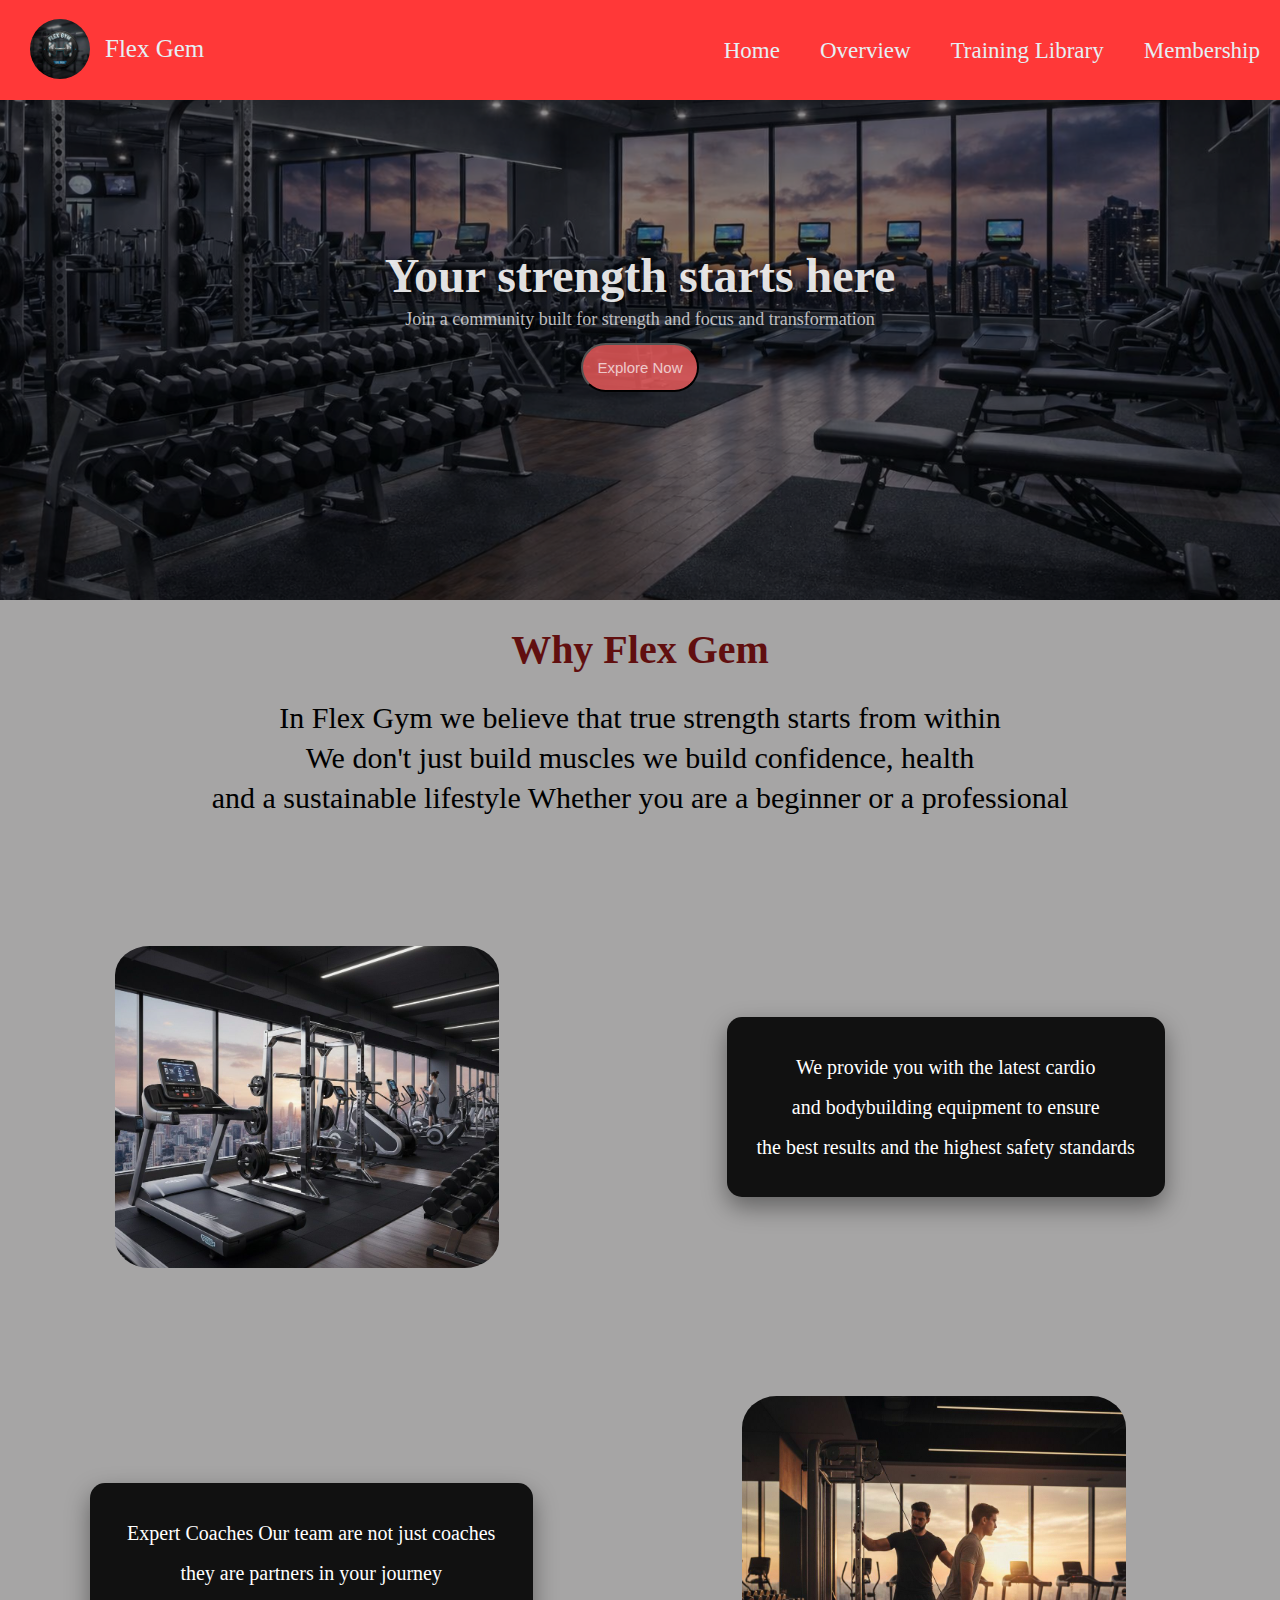
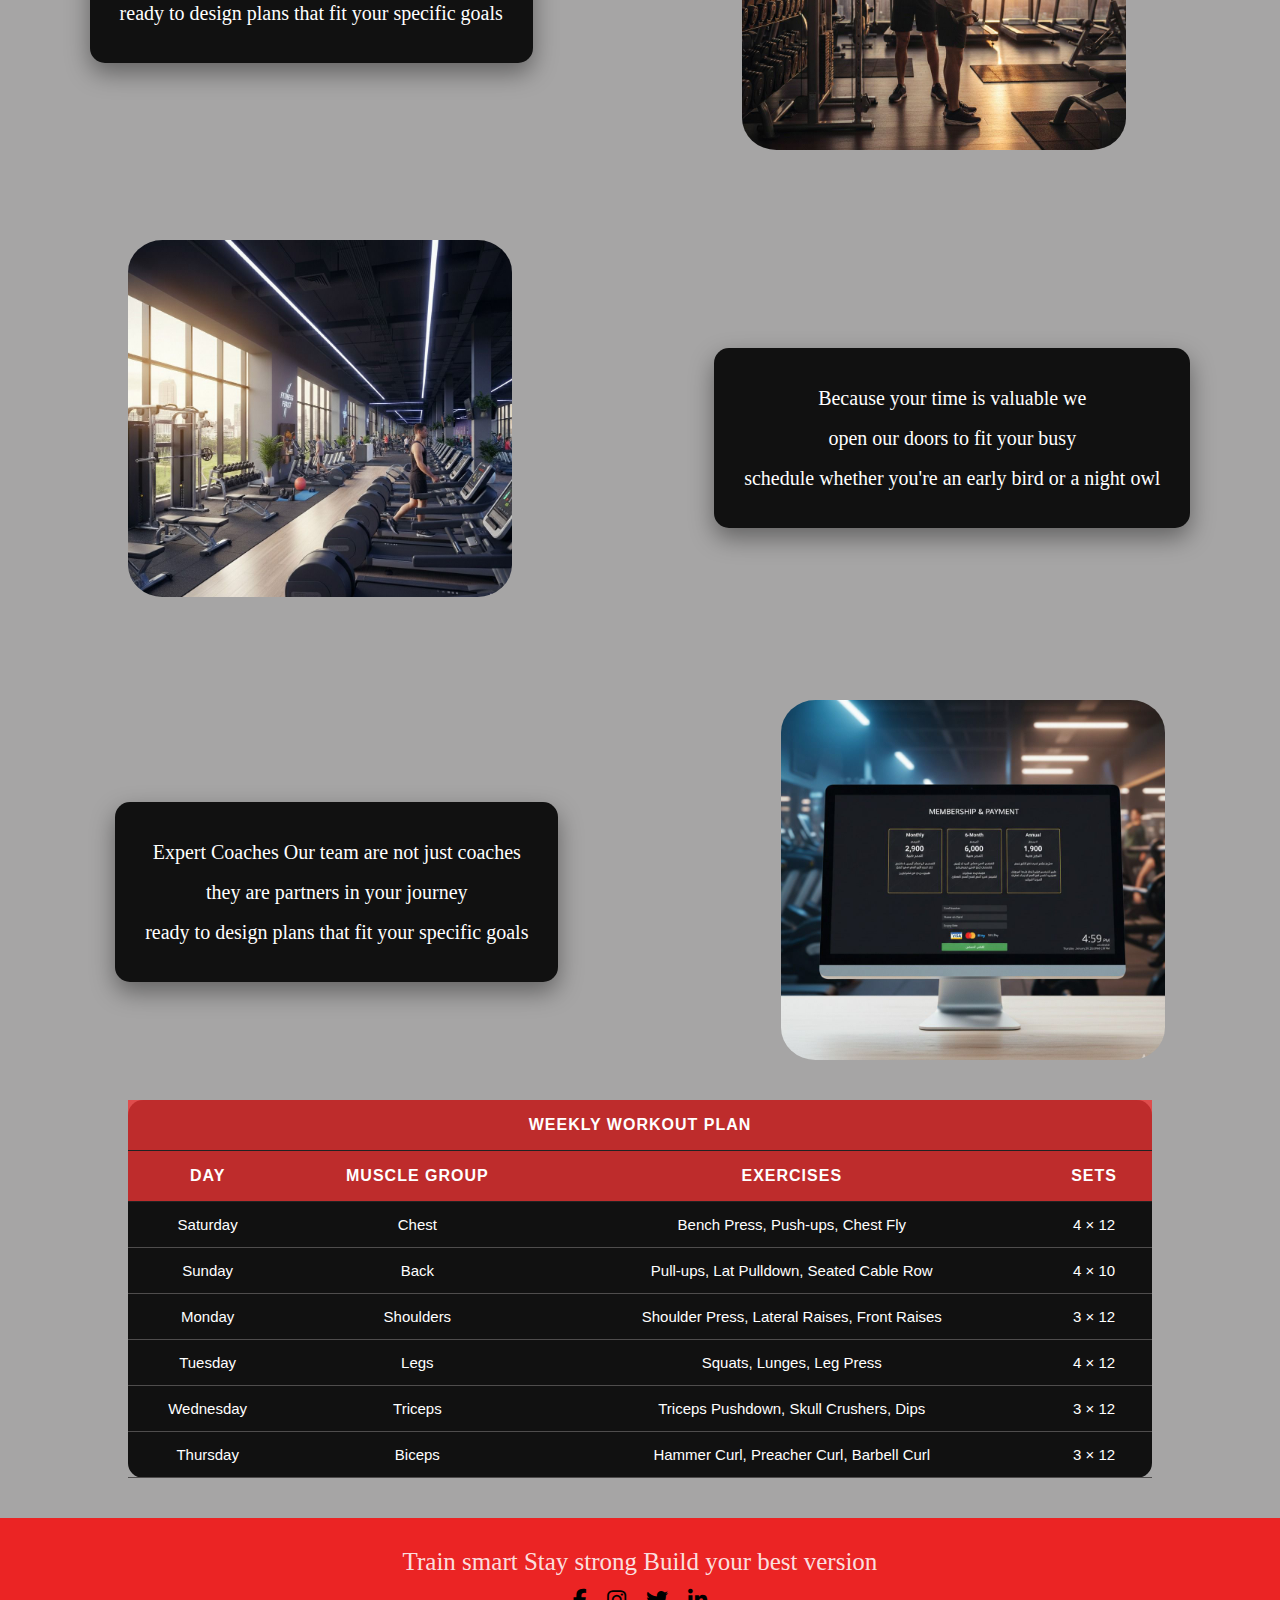
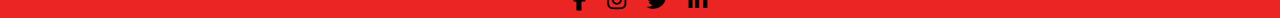
<file: index.html>
<!DOCTYPE html>
<html lang="en">
<head>
    <meta charset="UTF-8">
    <meta name="viewport" content="width=device-width, initial-scale=1.0">
    <title>flex gem</title>
    <link rel="stylesheet" href="css/style.css">
  <link href="https://cdnjs.cloudflare.com/ajax/libs/font-awesome/6.5.1/css/all.min.css" rel="stylesheet">

</head>
<body>
    <!----------------- header-------------------->
 <div id="header">
        <div>
       <img src="image/flex.png" alt="logo">
<p>Flex Gem</p>        
</div>
     <ul>
        <li> 
            <a href="index.html">Home</a>
        </li>
        <li>
            <a href="/html/Overview.html">Overview</a>  
        </li>
          <li>
            <a href="/html/Training.html">Training Library</a>   
         </li>
          <li>
            <a href="/html/member.html">Membership</a>
          </li>
     </ul>
    </div>
<!----------------------main----------------------->
      <div id="main">
       <div id="photo">
        <img width="100%" src="/image/11.png" alt="main photo">
        <div id="write">
              <h1>Your strength starts here</h1>
         <p>Join a community built for strength and focus and transformation</p>
         <a href="#why">
         <button >Explore Now</button>
         </a>
        </div>
       </div>
       <div id="why">
       <h2>Why Flex Gem</h2>
        <p>In Flex Gym we believe that true strength starts from within <br> We don't just build muscles we build confidence, health <br> and a sustainable lifestyle Whether you are a beginner or a professional</p>
         <div id="whyph">
          <img src="/image/photo1.jpeg" alt="photo1">
           <p>We provide you with the latest cardio <br> and bodybuilding  equipment to ensure <br> the best results and the highest safety standards <br>
             </p>
         </div>
            <div id="why2">
           <p>Expert Coaches Our team are not just coaches <br> they are partners in your journey <br>ready to design plans that fit your specific goals
             </p>
             <img src="/image/photo2.jpeg" alt="photo2">
         </div>
          <div id="why3">
          <img src="/image/photo3.jpeg" alt="photo3">
           <p>Because your time is valuable we <br> open our doors to fit your busy <br>  schedule  whether you're an early bird or a night owl <br>
             </p>
         </div>
              <div id="why4">
           <p>Expert Coaches Our team are not just coaches <br> they are partners in your journey <br>ready to design plans that fit your specific goals
             </p>
             <img src="/image/photo4.jpeg" alt="photo2">
         </div>
       </div>
  
     <table class="table" >
  <thead>
     <tr>
    <th colspan="4">Weekly Workout Plan</th>
  </tr>
    <tr>
      <th>Day</th>
      <th>Muscle Group</th>
      <th>Exercises</th>
      <th>sets</th>
    </tr>
  </thead>
  <tbody>
    <tr>
      <td>Saturday</td>
      <td>Chest </td>
      <td>Bench Press, Push-ups, Chest Fly</td>
      <td>4 × 12</td>
    </tr>
    <tr>
      <td>Sunday</td>
      <td>Back </td>
      <td>Pull-ups, Lat Pulldown, Seated Cable Row</td>
      <td>4 × 10</td>
    </tr>
    <tr>
      <td>Monday</td>
      <td>Shoulders</td>
      <td>Shoulder Press, Lateral Raises, Front Raises</td>
      <td>3 × 12</td>
    </tr>
    <tr>
      <td>Tuesday</td>
      <td>Legs</td>
      <td>Squats, Lunges, Leg Press</td>
      <td>4 × 12</td>
    </tr>
    <tr>
      <td>Wednesday</td>
      <td>Triceps</td>
      <td>Triceps Pushdown, Skull Crushers, Dips</td>
      <td>3 × 12</td>
    </tr>
    <tr>
      <td>Thursday</td>
      <td>Biceps</td>
      <td>Hammer Curl, Preacher Curl, Barbell Curl</td>
      <td>3 × 12</td>
    </tr>
  </tbody>
</table>
   <!--------------------footer-------------------->

     <div id="footer">
        <p>Train smart Stay strong Build your best version   </p>
      <div id="icons">
         <a href="#"><i class="fab fa-facebook-f"></i></a>
            <a href="#" ><i class="fab fa-instagram"></i></a>
            <a href="#"><i class="fab fa-twitter"></i></a>
            <a  href="#"><i  class="fab fa-linkedin-in" ></i></a>
      </div>
     </div>
 </div>
</body>
</html>
</file>
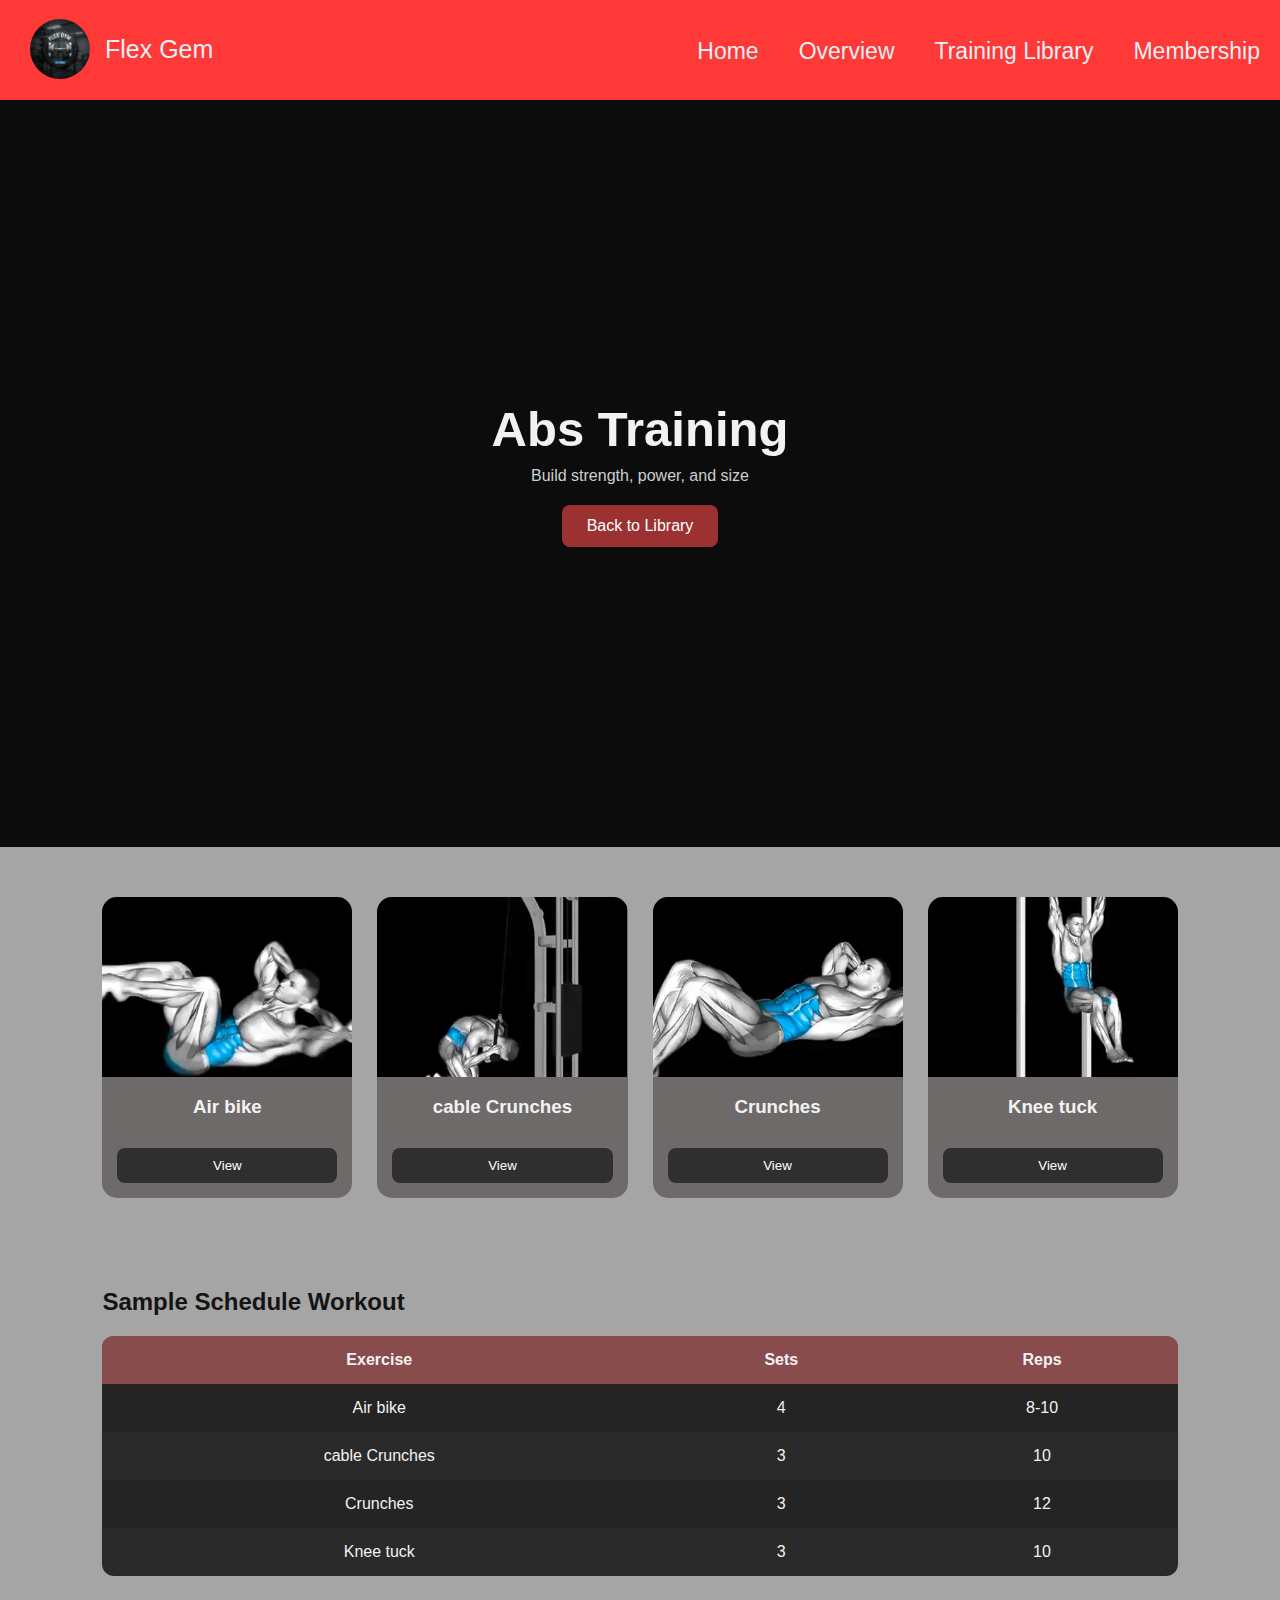
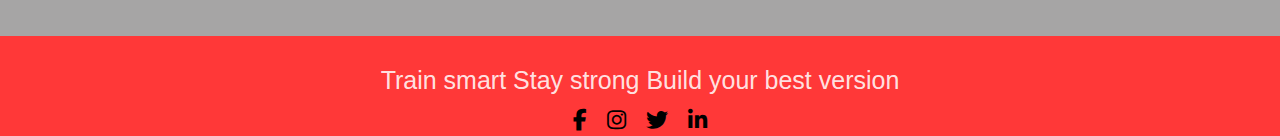
<file: html/abs.html>
<!DOCTYPE html>
<html lang="en">
<head>
    <meta charset="UTF-8">
    <meta name="viewport" content="width=device-width, initial-scale=1.0">
    <title>chest Training</title>
    <link rel="stylesheet" href="/css/chest.css">
    <link href="https://cdnjs.cloudflare.com/ajax/libs/font-awesome/6.5.1/css/all.min.css" rel="stylesheet">
</head>
<body>
 <!----------------- header-------------------->
 <div id="header">
        <div>
       <img src="/image/flex.png" alt="logo">
<p>Flex Gem</p>        
</div>
     <ul>
        <li> 
            <a href="/index.html">Home</a>
        </li>
        <li>
            <a href="/html/Overview.html">Overview</a>  
        </li>
          <li>
            <a href="/html/Training.html">Training Library</a>   
         </li>
          <li>
            <a href="/html/member.html">Membership</a>
          </li>
     </ul>
    </div>

<!-- Hero -->
<div class="hero">
  <h1>Abs Training</h1>
  <p>Build strength, power, and size</p>
  <a href="/html/Training.html" class="btn">Back to Library</a>
</div>
<div class="exercises">
  <div class="cards">
    <div class="card">
     <video src="/video/abs1.mp4" ></video>
      <h3>Air bike</h3>
      <a href="/video/abs1.mp4">
      <button>View</button>
      </a>
    </div>
    <div class="card">
      <video src="/video/abs2.mp4" ></video>
      <h3>cable Crunches</h3>
      <a href="/video/abs2.mp4">
      <button>View</button>
      </a>
    </div>
    <div class="card">
      <video src="/video/abs4.mp4"></video>
      <h3>Crunches</h3>
      <a href="/video/abs4.mp4">
      <button>View</button>
      </a>
    </div>
     <div class="card">
     <video src="/video/abs44.mp4"></video>
      <h3>Knee tuck</h3>
      <a href="/video/abs44.mp4">
      <button>View</button>
      </a>
    </div>
  </div>  
  </div>
<div class="workout">
  <h2>Sample Schedule Workout</h2>
  <table>
    <tr>
      <th>Exercise</th>
      <th>Sets</th>
      <th>Reps</th>
    </tr>
    <tr>
      <td>Air bike</td>
      <td>4</td>
      <td>8-10</td>
    </tr>
    <tr>
      <td>cable Crunches</td>
      <td>3</td>
      <td>10</td>
    </tr>
    <tr>
      <td>Crunches</td>
      <td>3</td>
      <td>12</td>
    </tr>
    <tr>
      <td>Knee tuck</td>
      <td>3</td>
      <td>10</td>
    </tr>
  </table>
</div>
<!--------------------footer-------------------->
     <div id="footer">
        <p>Train smart Stay strong Build your best version   </p>
      <div id="icons">
         <a href="#"><i class="fab fa-facebook-f"></i></a>
            <a href="#" ><i class="fab fa-instagram"></i></a>
            <a href="#"><i class="fab fa-twitter"></i></a>
            <a  href="#"><i  class="fab fa-linkedin-in" ></i></a>
      </div>
     </div>
</body>
</html>
</file>
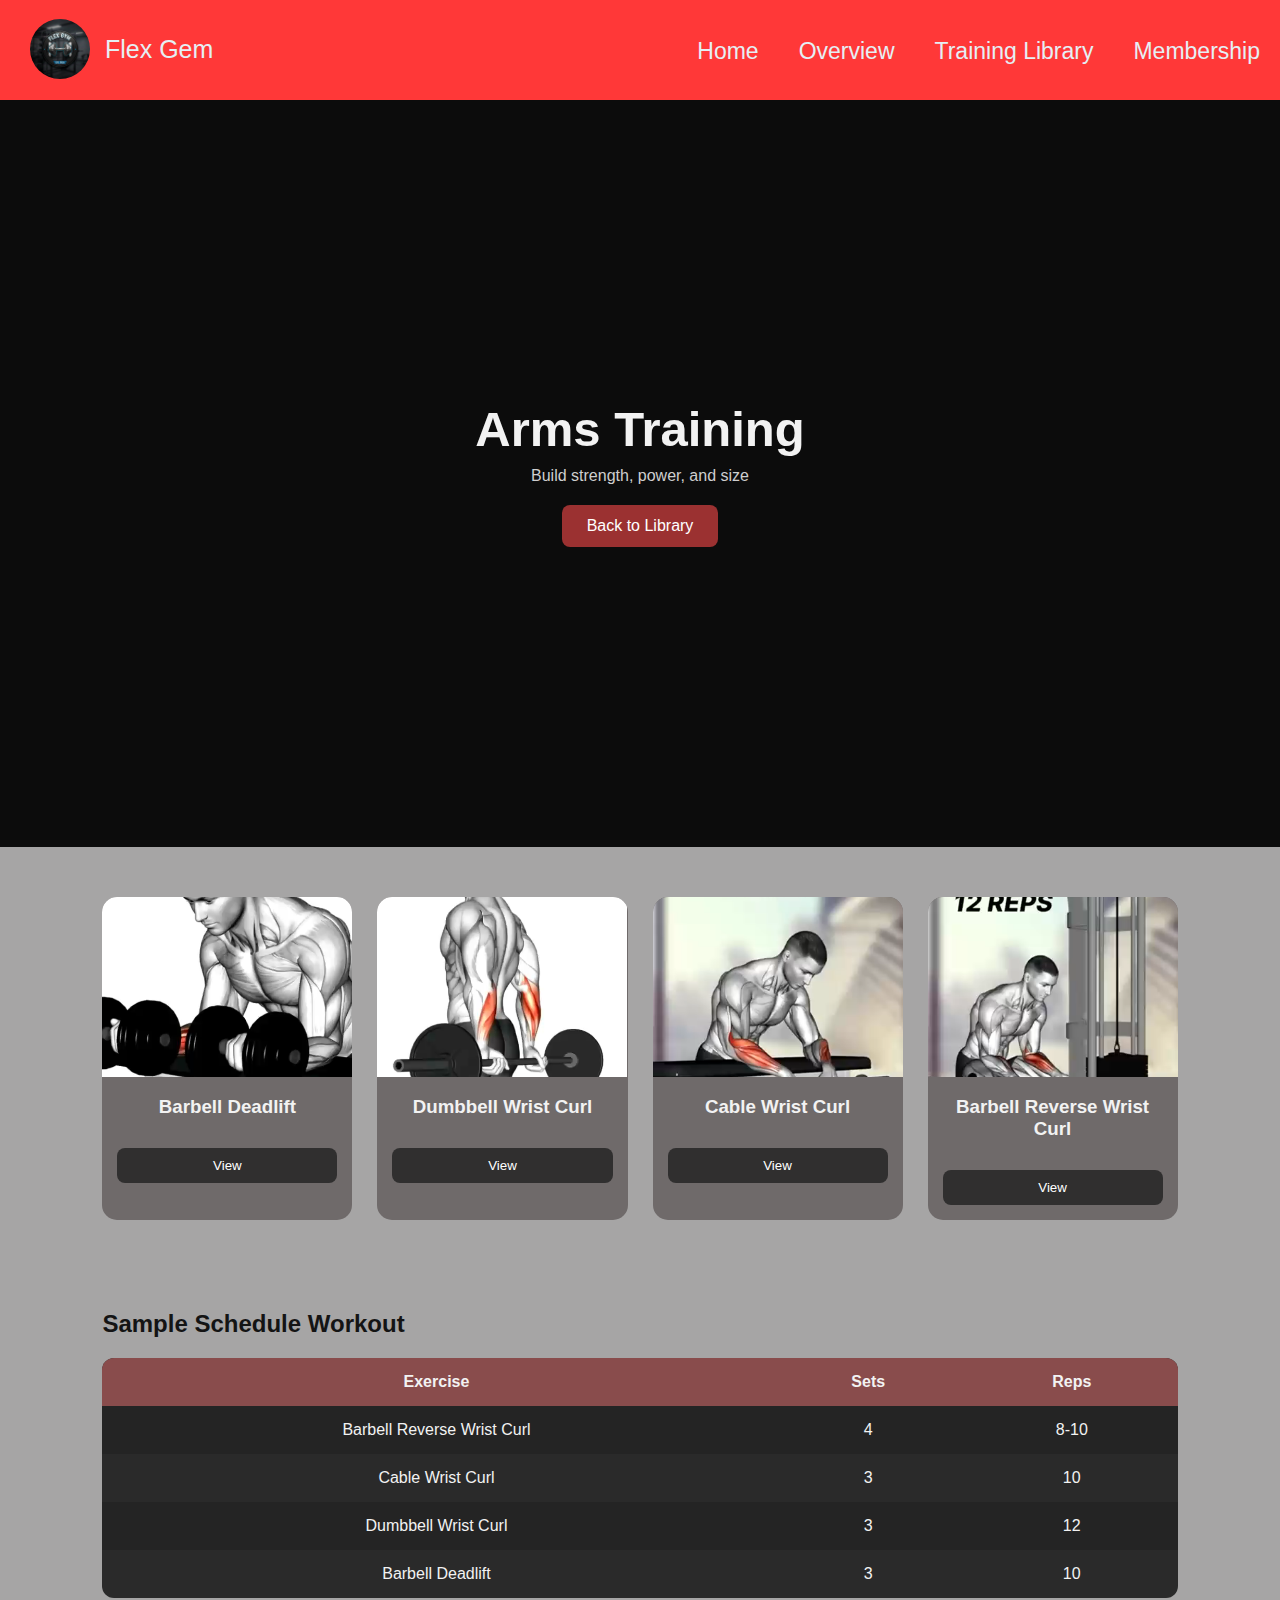
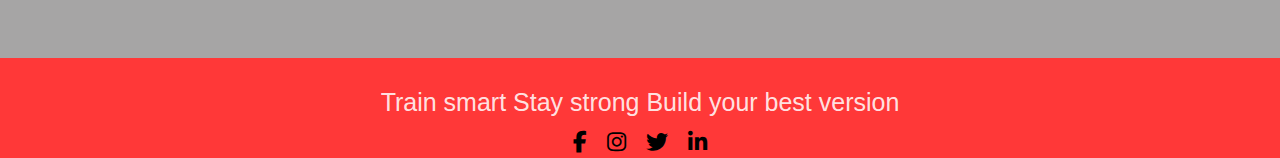
<file: html/arms.html>
<!DOCTYPE html>
<html lang="en">
<head>
    <meta charset="UTF-8">
    <meta name="viewport" content="width=device-width, initial-scale=1.0">
    <title>chest Training</title>
    <link rel="stylesheet" href="/css/chest.css">
    <link href="https://cdnjs.cloudflare.com/ajax/libs/font-awesome/6.5.1/css/all.min.css" rel="stylesheet">
</head>
<body>
 <!----------------- header-------------------->
 <div id="header">
        <div>
       <img src="/image/flex.png" alt="logo">
<p>Flex Gem</p>        
</div>
     <ul>
        <li> 
            <a href="/index.html">Home</a>
        </li>
        <li>
            <a href="/html/Overview.html">Overview</a>  
        </li>
          <li>
            <a href="/html/Training.html">Training Library</a>   
         </li>
          <li>
            <a href="/html/member.html">Membership</a>
          </li>
     </ul>
    </div>

<!-- Hero -->
<div class="hero">
  <h1>Arms Training</h1>
  <p>Build strength, power, and size</p>
  <a href="/html/Training.html" class="btn">Back to Library</a>
</div>
<div class="exercises">
  <div class="cards">
    <div class="card">
     <video src="/video/arms1.mp4" ></video>
      <h3>Barbell Deadlift</h3>
      <a href="/video/arms1.mp4">
      <button>View</button>
      </a>
    </div>
    <div class="card">
      <video src="/video/arms2.mp4" ></video>
      <h3>Dumbbell Wrist Curl</h3>
      <a href="/video/arms2.mp4">
      <button>View</button>
      </a>
    </div>
    <div class="card">
      <video src="/video/arms3.mp4"></video>
      <h3>Cable Wrist Curl</h3>
      <a href="/video/arms3.mp4">
      <button>View</button>
      </a>
    </div>
     <div class="card">
     <video src="/video/arms4.mp4"></video>
      <h3>Barbell Reverse Wrist Curl</h3>
      <a href="/video/arms4.mp4">
      <button>View</button>
      </a>
    </div>
  </div>  
  </div>
<div class="workout">
  <h2>Sample Schedule Workout</h2>
  <table>
    <tr>
      <th>Exercise</th>
      <th>Sets</th>
      <th>Reps</th>
    </tr>
    <tr>
      <td>Barbell Reverse Wrist Curl</td>
      <td>4</td>
      <td>8-10</td>
    </tr>
    <tr>
      <td>Cable Wrist Curl</td>
      <td>3</td>
      <td>10</td>
    </tr>
    <tr>
      <td>Dumbbell Wrist Curl</td>
      <td>3</td>
      <td>12</td>
    </tr>
    <tr>
      <td>Barbell Deadlift</td>
      <td>3</td>
      <td>10</td>
    </tr>
  </table>
</div>
<!--------------------footer-------------------->
     <div id="footer">
        <p>Train smart Stay strong Build your best version   </p>
      <div id="icons">
         <a href="#"><i class="fab fa-facebook-f"></i></a>
            <a href="#" ><i class="fab fa-instagram"></i></a>
            <a href="#"><i class="fab fa-twitter"></i></a>
            <a  href="#"><i  class="fab fa-linkedin-in" ></i></a>
      </div>
     </div>
</body>
</html>
</file>
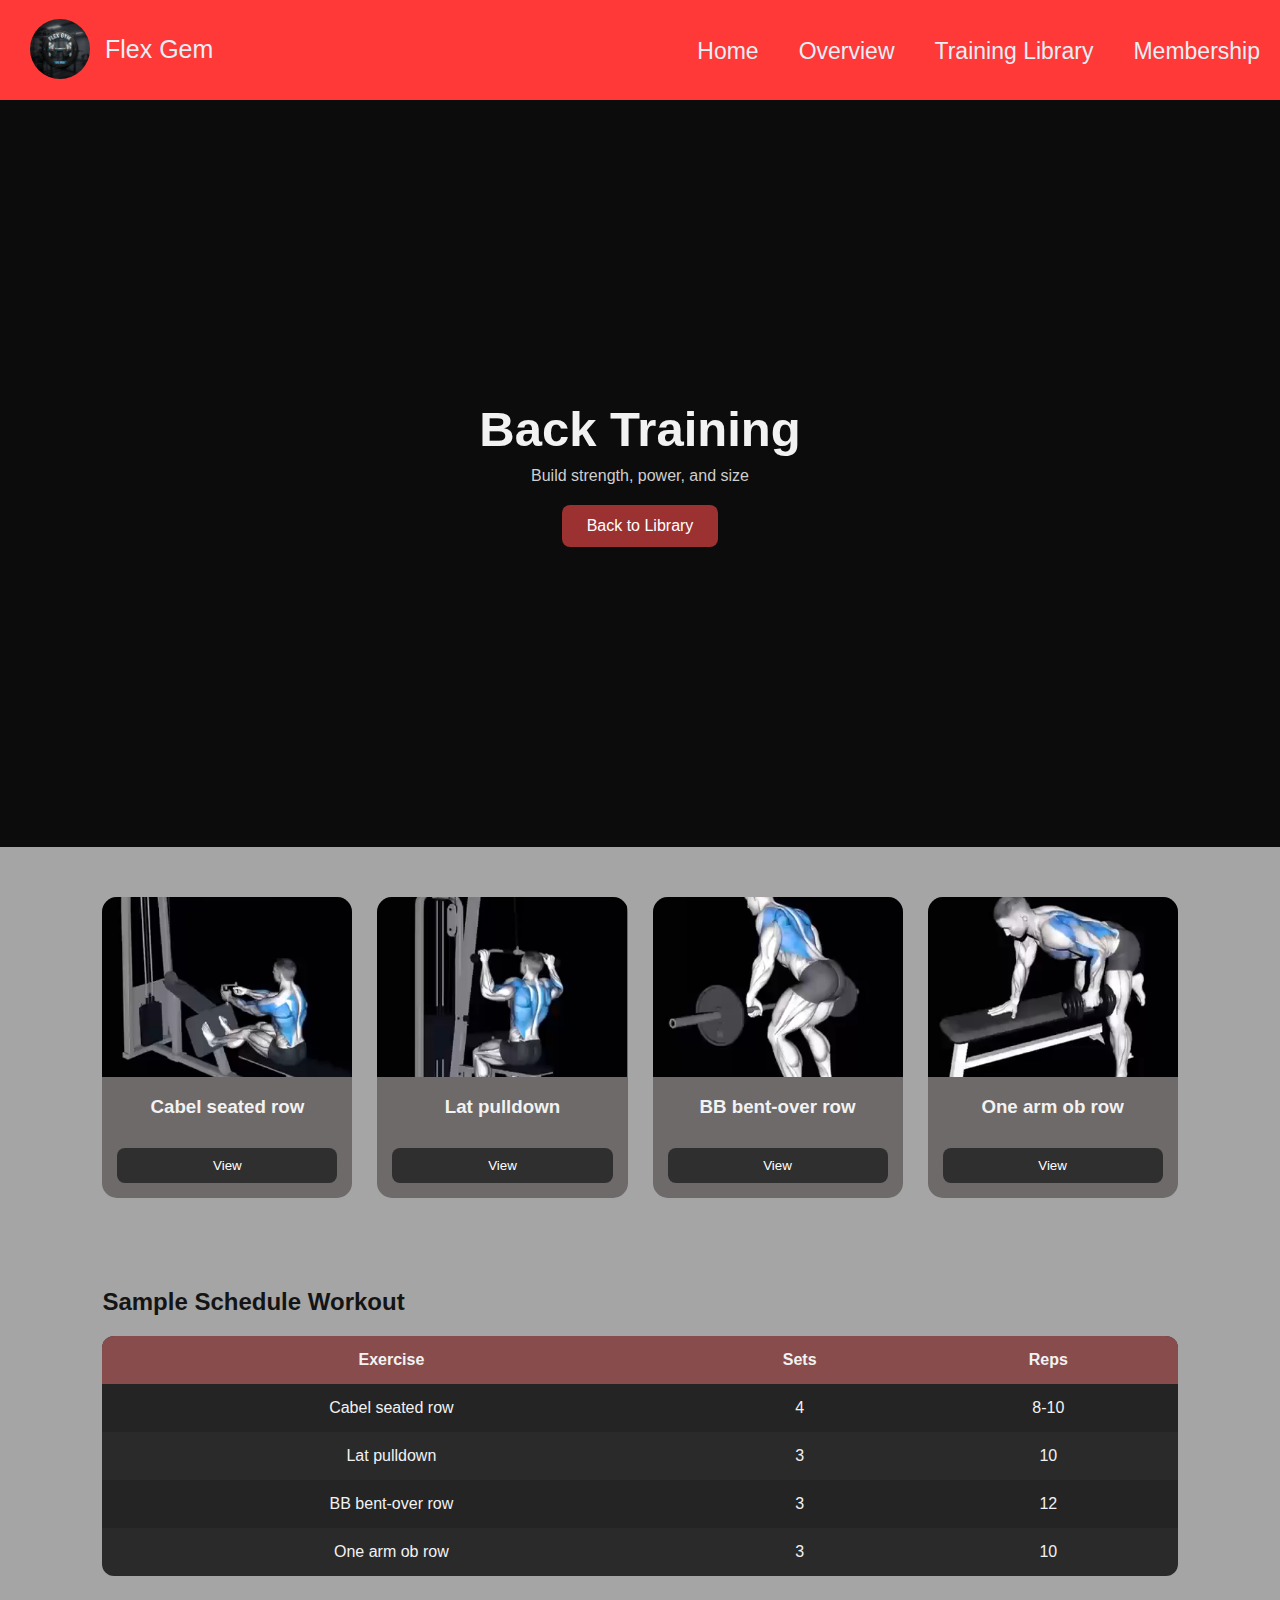
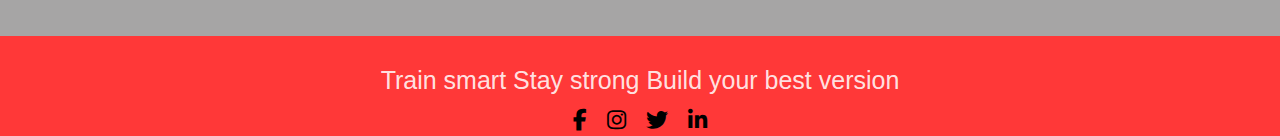
<file: html/back.html>
<!DOCTYPE html>
<html lang="en">
<head>
    <meta charset="UTF-8">
    <meta name="viewport" content="width=device-width, initial-scale=1.0">
    <title>chest Training</title>
    <link rel="stylesheet" href="/css/chest.css">
    <link href="https://cdnjs.cloudflare.com/ajax/libs/font-awesome/6.5.1/css/all.min.css" rel="stylesheet">
</head>
<body>
 <!----------------- header-------------------->
 <div id="header">
        <div>
       <img src="/image/flex.png" alt="logo">
<p>Flex Gem</p>        
</div>
     <ul>
        <li> 
            <a href="/index.html">Home</a>
        </li>
        <li>
            <a href="/html/Overview.html">Overview</a>  
        </li>
          <li>
            <a href="/html/Training.html">Training Library</a>   
         </li>
          <li>
            <a href="/html/member.html">Membership</a>
          </li>
     </ul>
    </div>

<!-- Hero -->
<div class="hero">
  <h1>Back Training</h1>
  <p>Build strength, power, and size</p>
  <a href="/html/Training.html" class="btn">Back to Library</a>
</div>
<div class="exercises">
  <div class="cards">
    <div class="card">
     <video src="/video/back1.mp4" ></video>
      <h3>Cabel seated row</h3>
      <a href="/video/back1.mp4">
      <button>View</button>
      </a>
    </div>
    <div class="card">
      <video src="/video/back3.mp4" ></video>
      <h3>Lat pulldown</h3>
      <a href="/video/back3.mp4">
      <button>View</button>
      </a>
    </div>
    <div class="card">
      <video src="/video/back4.mp4"></video>
      <h3>BB bent-over row</h3>
      <a href="/video/back4.mp4">
      <button>View</button>
      </a>
    </div>
     <div class="card">
     <video src="/video/back5.mp4"></video>
      <h3>One arm ob row</h3>
      <a href="/video/back5.mp4">
      <button>View</button>
      </a>
    </div>
  </div>  
  </div>
<div class="workout">
  <h2>Sample Schedule Workout</h2>
  <table>
    <tr>
      <th>Exercise</th>
      <th>Sets</th>
      <th>Reps</th>
    </tr>
    <tr>
      <td>Cabel seated row</td>
      <td>4</td>
      <td>8-10</td>
    </tr>
    <tr>
      <td>Lat pulldown</td>
      <td>3</td>
      <td>10</td>
    </tr>
    <tr>
      <td>BB bent-over row</td>
      <td>3</td>
      <td>12</td>
    </tr>
    <tr>
      <td>One arm ob row</td>
      <td>3</td>
      <td>10</td>
    </tr>
  </table>
</div>
<!--------------------footer-------------------->
     <div id="footer">
        <p>Train smart Stay strong Build your best version   </p>
      <div id="icons">
         <a href="#"><i class="fab fa-facebook-f"></i></a>
            <a href="#" ><i class="fab fa-instagram"></i></a>
            <a href="#"><i class="fab fa-twitter"></i></a>
            <a  href="#"><i  class="fab fa-linkedin-in" ></i></a>
      </div>
     </div>
</body>
</html>
</file>
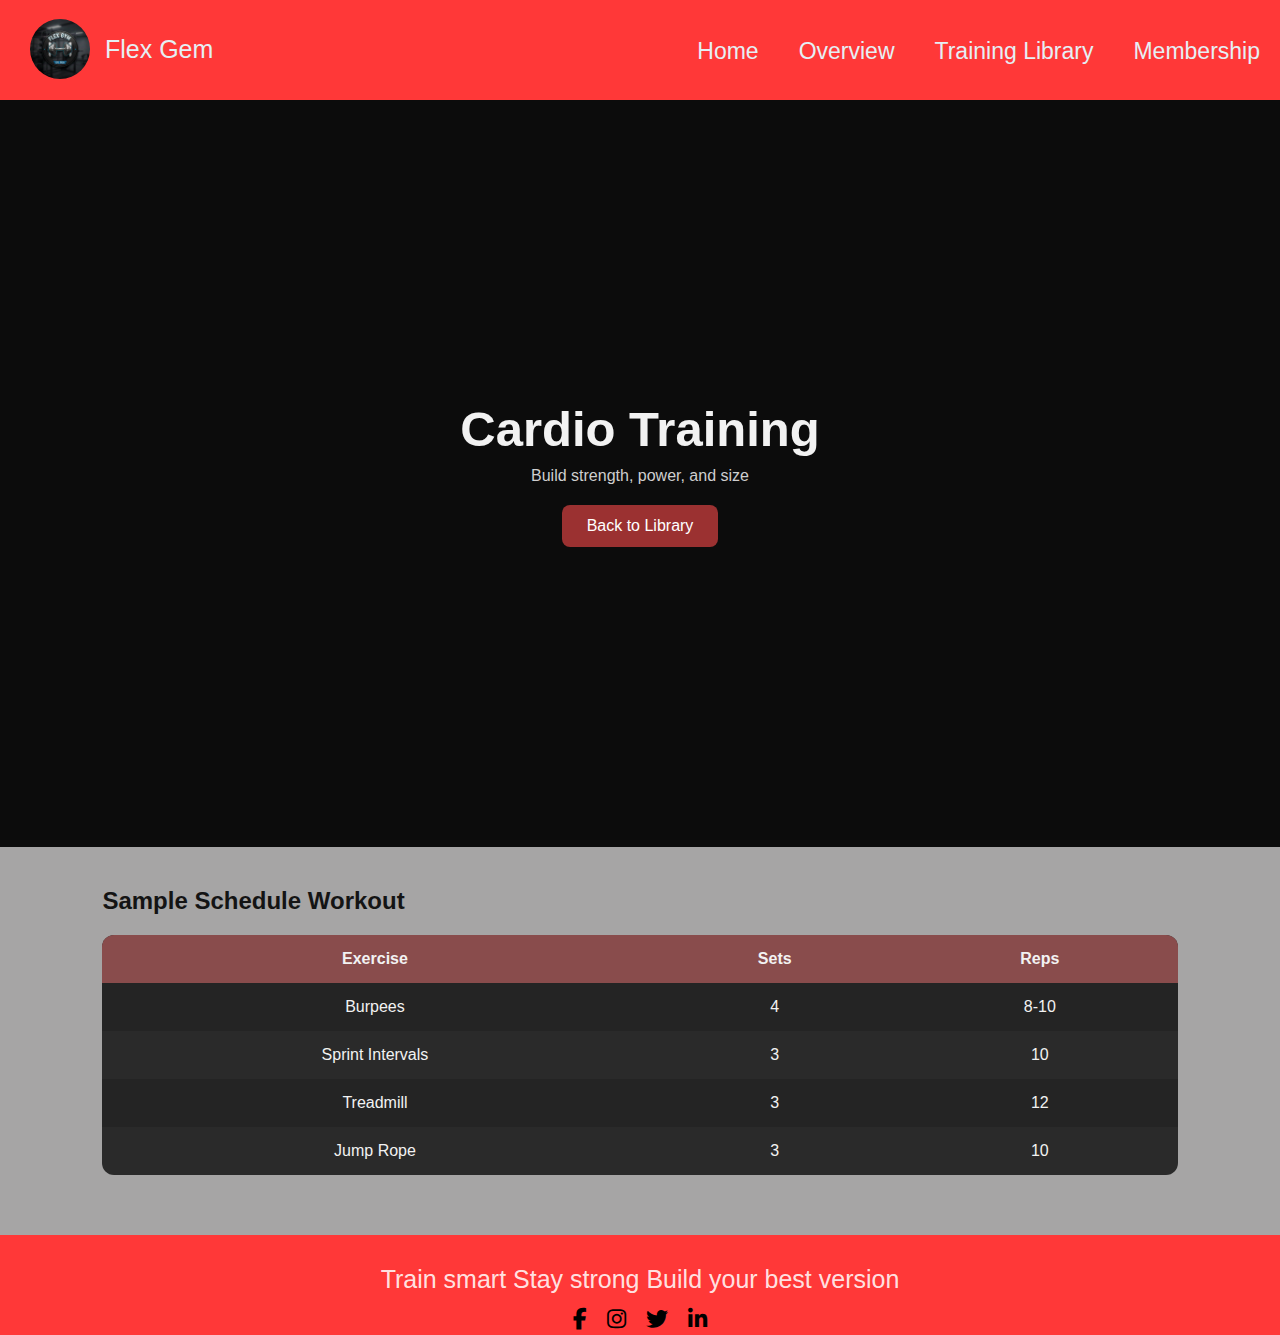
<file: html/cardio.html>
<!DOCTYPE html>
<html lang="en">
<head>
    <meta charset="UTF-8">
    <meta name="viewport" content="width=device-width, initial-scale=1.0">
    <title>chest Training</title>
    <link rel="stylesheet" href="/css/chest.css">
    <link href="https://cdnjs.cloudflare.com/ajax/libs/font-awesome/6.5.1/css/all.min.css" rel="stylesheet">
</head>
<body>
 <!----------------- header-------------------->
 <div id="header">
        <div>
       <img src="/image/flex.png" alt="logo">
<p>Flex Gem</p>        
</div>
     <ul>
        <li> 
            <a href="/index.html">Home</a>
        </li>
        <li>
            <a href="/html/Overview.html">Overview</a>  
        </li>
          <li>
            <a href="/html/Training.html">Training Library</a>   
         </li>
          <li>
            <a href="/html/member.html">Membership</a>
          </li>
     </ul>
    </div>

<!-- Hero -->
<div class="hero">
  <h1>Cardio Training</h1>
  <p>Build strength, power, and size</p>
  <a href="/html/Training.html" class="btn">Back to Library</a>
  
  </div>
<div class="workout">
  <h2>Sample Schedule Workout</h2>
  <table>
    <tr>
      <th>Exercise</th>
      <th>Sets</th>
      <th>Reps</th>
    </tr>
    <tr>
      <td>Burpees</td>
      <td>4</td>
      <td>8-10</td>
    </tr>
    <tr>
      <td>Sprint Intervals</td>
      <td>3</td>
      <td>10</td>
    </tr>
    <tr>
      <td>Treadmill</td>
      <td>3</td>
      <td>12</td>
    </tr>
    <tr>
      <td>Jump Rope</td>
      <td>3</td>
      <td>10</td>
    </tr>
  </table>
</div>
<!--------------------footer-------------------->
     <div id="footer">
        <p>Train smart Stay strong Build your best version   </p>
      <div id="icons">
         <a href="#"><i class="fab fa-facebook-f"></i></a>
            <a href="#" ><i class="fab fa-instagram"></i></a>
            <a href="#"><i class="fab fa-twitter"></i></a>
            <a  href="#"><i  class="fab fa-linkedin-in" ></i></a>
      </div>
     </div>
</body>
</html>
</file>
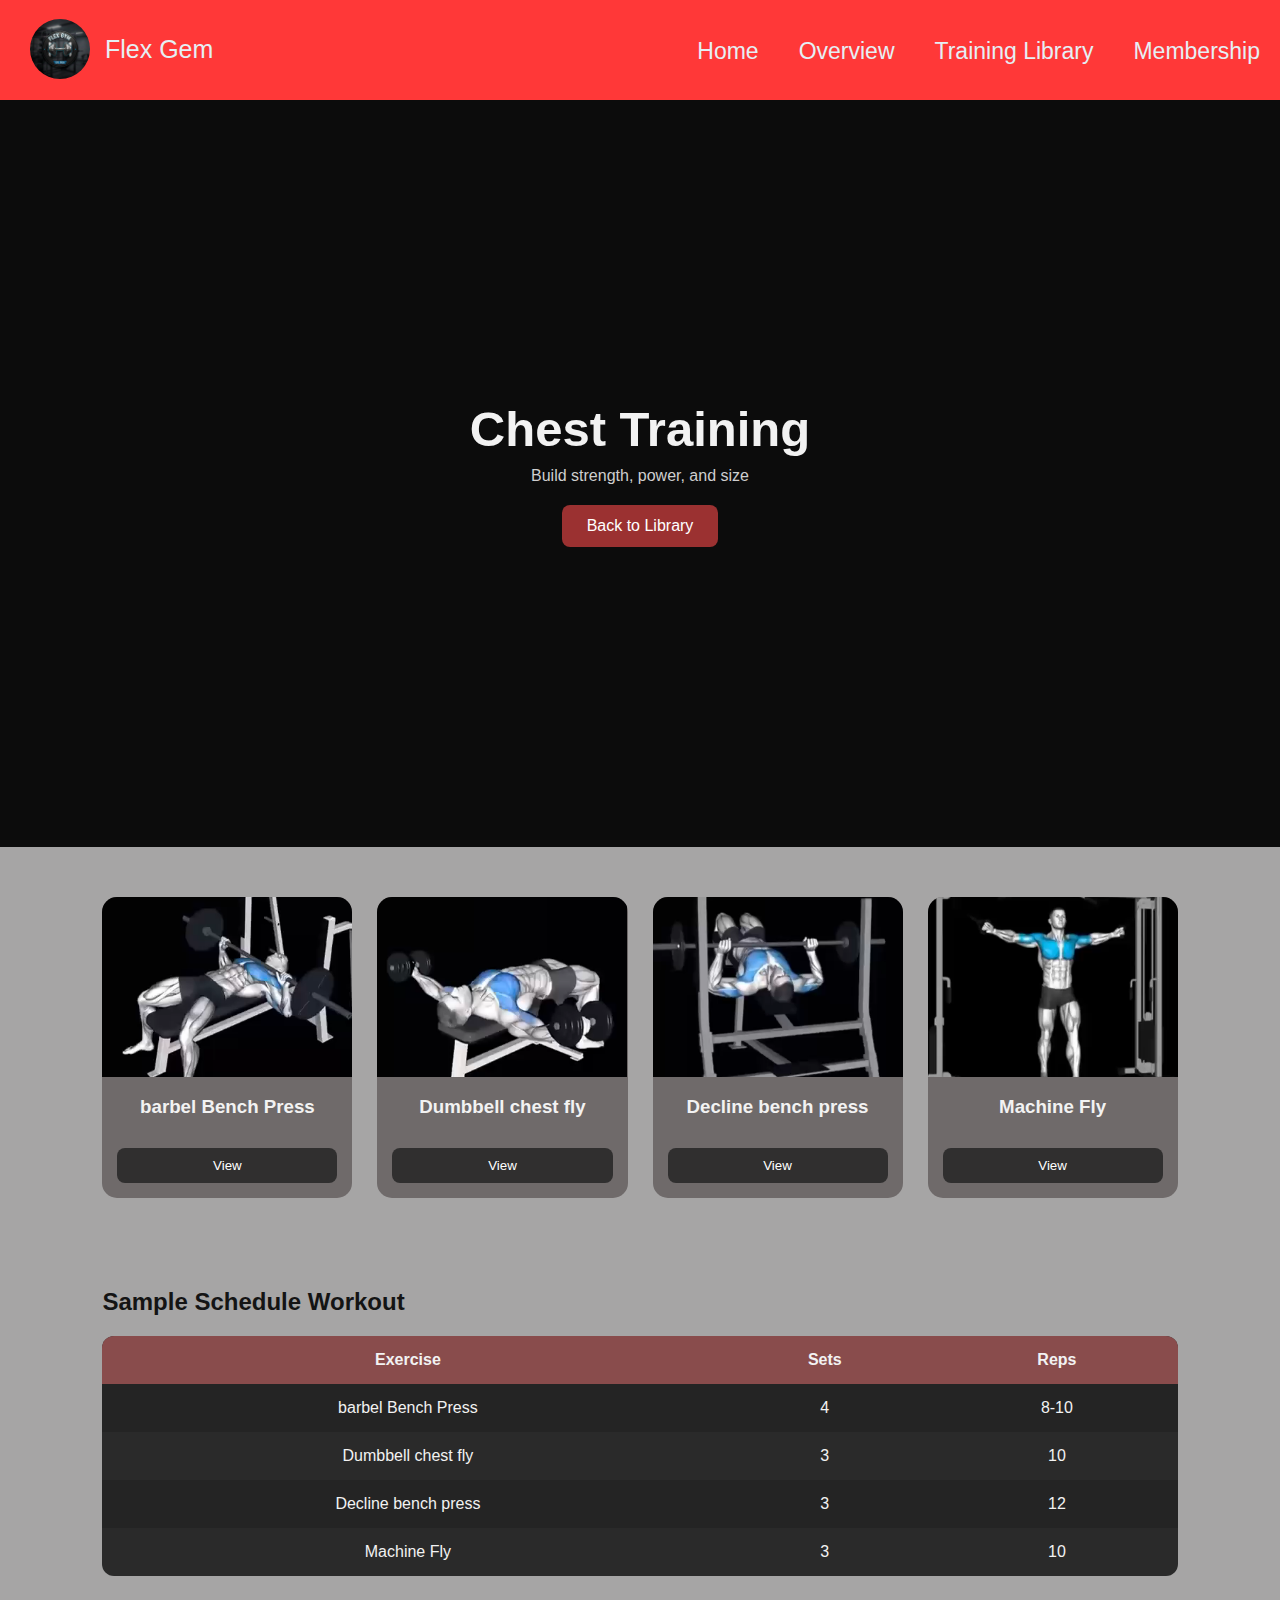
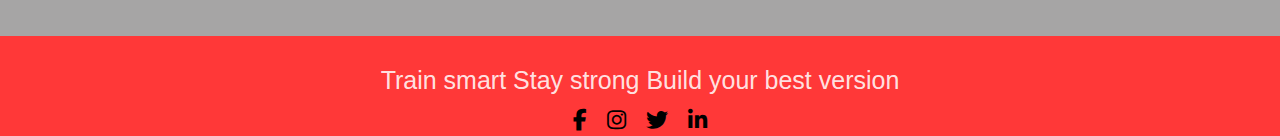
<file: html/chest.html>
<!DOCTYPE html>
<html lang="en">
<head>
    <meta charset="UTF-8">
    <meta name="viewport" content="width=device-width, initial-scale=1.0">
    <title>chest Training</title>
    <link rel="stylesheet" href="/css/chest.css">
    <link href="https://cdnjs.cloudflare.com/ajax/libs/font-awesome/6.5.1/css/all.min.css" rel="stylesheet">
</head>
<body>
 <!----------------- header-------------------->
 <div id="header">
        <div>
       <img src="/image/flex.png" alt="logo">
<p>Flex Gem</p>        
</div>
     <ul>
        <li> 
            <a href="/index.html">Home</a>
        </li>
        <li>
            <a href="/html/Overview.html">Overview</a>  
        </li>
          <li>
            <a href="/html/Training.html">Training Library</a>   
         </li>
          <li>
            <a href="/html/member.html">Membership</a>
          </li>
     </ul>
    </div>

<!-- Hero -->
<div class="hero">
  <h1>Chest Training</h1>
  <p>Build strength, power, and size</p>
  <a href="/html/Training.html" class="btn">Back to Library</a>
</div>
<div class="exercises">
  <div class="cards">
    <div class="card">
     <video src="/video/chest1.mp4" ></video>
      <h3>barbel Bench Press</h3>
      <a href="/video/chest1.mp4">
      <button>View</button>
      </a>
    </div>
    <div class="card">
      <video src="/video/chest2.mp4" ></video>
      <h3>Dumbbell chest fly</h3>
      <a href="/video/chest2.mp4">
      <button>View</button>
      </a>
    </div>
    <div class="card">
      <video src="/video/chest3.mp4"></video>
      <h3>Decline bench press</h3>
      <a href="/video/chest3.mp4">
      <button>View</button>
      </a>
    </div>
     <div class="card">
     <video src="/video/chest4.mp4"></video>
      <h3>Machine Fly</h3>
      <a href="/video/chest4.mp4">
      <button>View</button>
      </a>
    </div>
  </div>  
  </div>
<div class="workout">
  <h2>Sample Schedule Workout</h2>
  <table>
    <tr>
      <th>Exercise</th>
      <th>Sets</th>
      <th>Reps</th>
    </tr>
    <tr>
      <td>barbel Bench Press</td>
      <td>4</td>
      <td>8-10</td>
    </tr>
    <tr>
      <td>Dumbbell chest fly</td>
      <td>3</td>
      <td>10</td>
    </tr>
    <tr>
      <td>Decline bench press</td>
      <td>3</td>
      <td>12</td>
    </tr>
    <tr>
      <td>Machine Fly</td>
      <td>3</td>
      <td>10</td>
    </tr>
  </table>
</div>
<!--------------------footer-------------------->
     <div id="footer">
        <p>Train smart Stay strong Build your best version   </p>
      <div id="icons">
         <a href="#"><i class="fab fa-facebook-f"></i></a>
            <a href="#" ><i class="fab fa-instagram"></i></a>
            <a href="#"><i class="fab fa-twitter"></i></a>
            <a  href="#"><i  class="fab fa-linkedin-in" ></i></a>
      </div>
     </div>
</body>
</html>
</file>
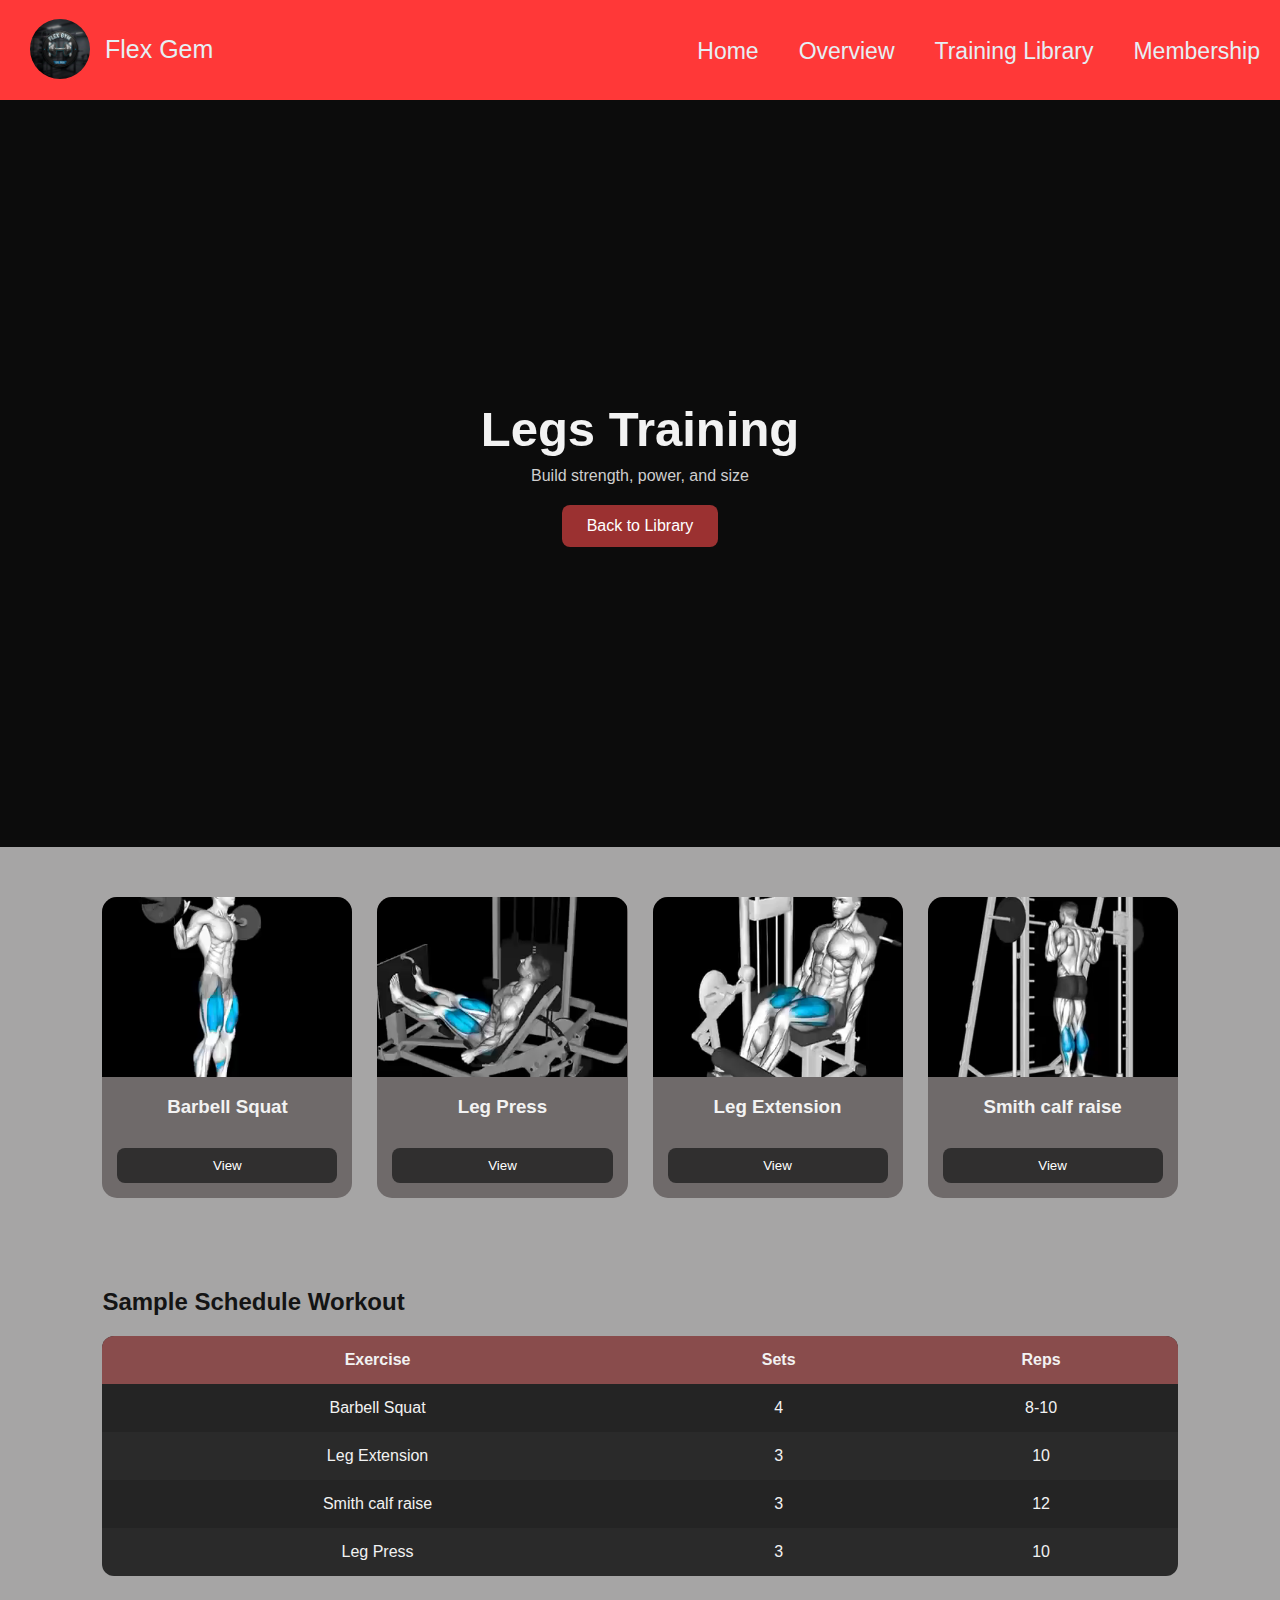
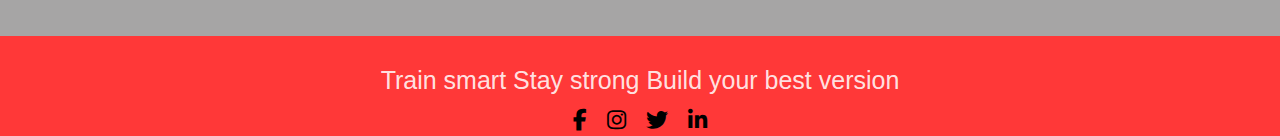
<file: html/legs.html>
<!DOCTYPE html>
<html lang="en">
<head>
    <meta charset="UTF-8">
    <meta name="viewport" content="width=device-width, initial-scale=1.0">
    <title>chest Training</title>
    <link rel="stylesheet" href="/css/chest.css">
    <link href="https://cdnjs.cloudflare.com/ajax/libs/font-awesome/6.5.1/css/all.min.css" rel="stylesheet">
</head>
<body>
 <!----------------- header-------------------->
 <div id="header">
        <div>
       <img src="/image/flex.png" alt="logo">
<p>Flex Gem</p>        
</div>
     <ul>
        <li> 
            <a href="/index.html">Home</a>
        </li>
        <li>
            <a href="/html/Overview.html">Overview</a>  
        </li>
          <li>
            <a href="/html/Training.html">Training Library</a>   
         </li>
          <li>
            <a href="/html/member.html">Membership</a>
          </li>
     </ul>
    </div>

<!-- Hero -->
<div class="hero">
  <h1>Legs Training</h1>
  <p>Build strength, power, and size</p>
  <a href="/html/Training.html" class="btn">Back to Library</a>
</div>
<div class="exercises">
  <div class="cards">
    <div class="card">
     <video src="/video/legs1.mp4" ></video>
      <h3>Barbell Squat</h3>
      <a href="/video/legs1.mp4">
      <button>View</button>
      </a>
    </div>
    <div class="card">
      <video src="/video/legs2.mp4" ></video>
      <h3>Leg Press</h3>
      <a href="/video/legs2.mp4">
      <button>View</button>
      </a>
    </div>
    <div class="card">
      <video src="/video/legs3.mp4"></video>
      <h3>Leg Extension</h3>
      <a href="/video/legs3.mp4">
      <button>View</button>
      </a>
    </div>
     <div class="card">
     <video src="/video/legs4.mp4"></video>
      <h3>Smith calf raise</h3>
      <a href="/video/legs4.mp4">
      <button>View</button>
      </a>
    </div>
  </div>  
  </div>
<div class="workout">
  <h2>Sample Schedule Workout</h2>
  <table>
    <tr>
      <th>Exercise</th>
      <th>Sets</th>
      <th>Reps</th>
    </tr>
    <tr>
      <td>Barbell Squat</td>
      <td>4</td>
      <td>8-10</td>
    </tr>
    <tr>
      <td>Leg Extension</td>
      <td>3</td>
      <td>10</td>
    </tr>
    <tr>
      <td>Smith calf raise</td>
      <td>3</td>
      <td>12</td>
    </tr>
    <tr>
      <td>Leg Press</td>
      <td>3</td>
      <td>10</td>
    </tr>
  </table>
</div>
<!--------------------footer-------------------->
     <div id="footer">
        <p>Train smart Stay strong Build your best version   </p>
      <div id="icons">
         <a href="#"><i class="fab fa-facebook-f"></i></a>
            <a href="#" ><i class="fab fa-instagram"></i></a>
            <a href="#"><i class="fab fa-twitter"></i></a>
            <a  href="#"><i  class="fab fa-linkedin-in" ></i></a>
      </div>
     </div>
</body>
</html>
</file>
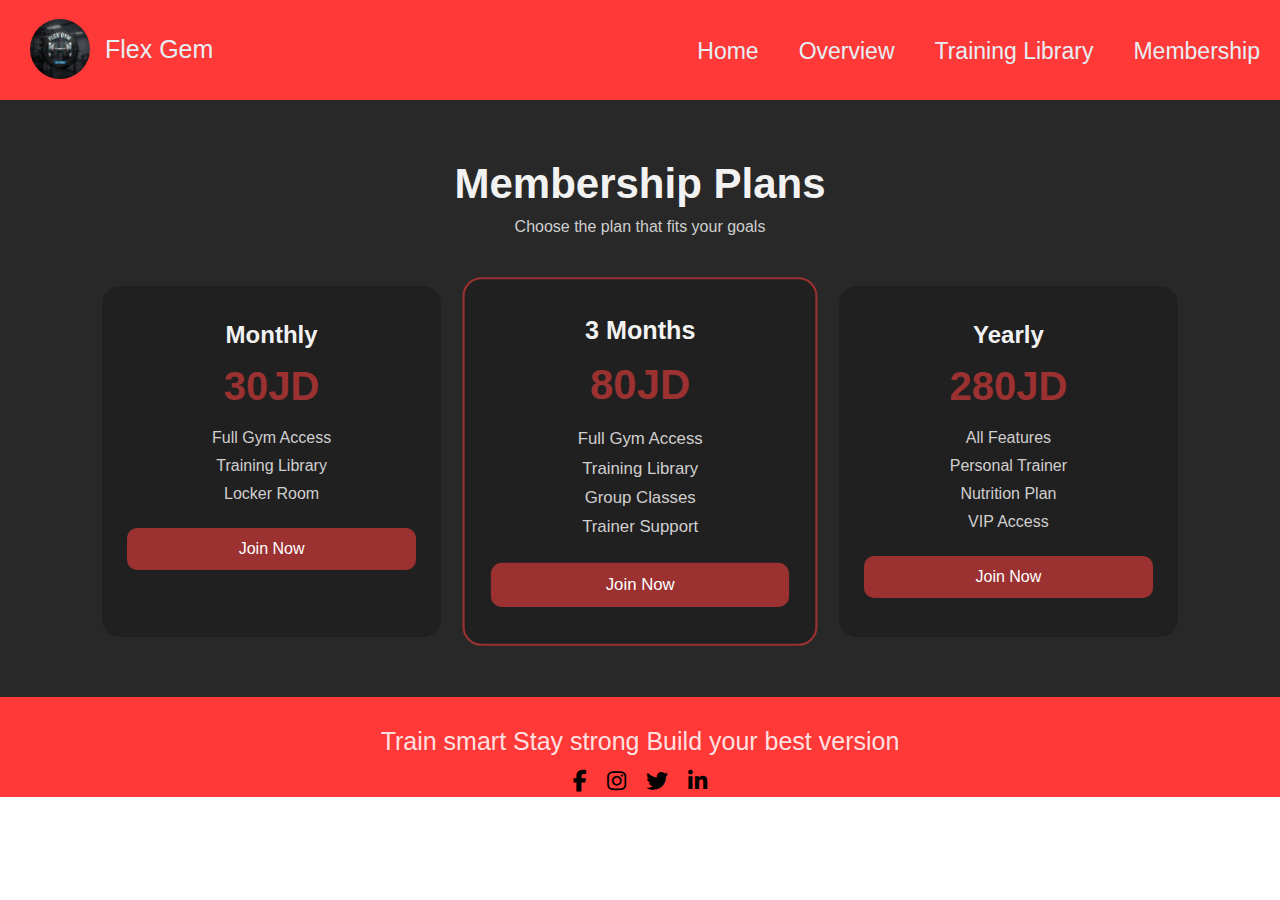
<file: html/member.html>
<!DOCTYPE html>
<html lang="en">
<head>
  <meta charset="UTF-8">
  <title>Membership</title>
  <meta name="viewport" content="width=device-width, initial-scale=1.0">
  <link rel="stylesheet" href="/css/member.css">
   <link href="https://cdnjs.cloudflare.com/ajax/libs/font-awesome/6.5.1/css/all.min.css" rel="stylesheet">
</head>
<body>
 <!----------------- header-------------------->
 <div id="header">
        <div>
       <img src="/image/flex.png" alt="logo">
<p>Flex Gem</p>        
</div>
     <ul>
        <li> 
            <a href="/index.html">Home</a>
        </li>
        <li>
            <a href="/html/Overview.html">Overview</a>  
        </li>
          <li>
            <a href="/html/Training.html">Training Library</a>   
         </li>
          <li>
            <a href="/html/member.html">Membership</a>
          </li>
     </ul>
    </div>

    <!-- -------------------------main---------------- -->
<div class="membership">
  <div class="header">
    <h1>Membership Plans</h1>
    <p>Choose the plan that fits your goals</p>
  </div>
  <div class="plans">
    <div class="plan">
      <h2>Monthly</h2>
      <div class="price">30JD</div>
      <ul>
        <li> Full Gym Access</li>
        <li> Training Library</li>
        <li> Locker Room</li>
      </ul>
      <a href="/html/register.html">
      <button >Join Now</button>
      </a>
    </div>
    <div class="plan popular">
      <h2>3 Months</h2>
      <div class="price">80JD</div>
      <ul>
        <li> Full Gym Access</li>
        <li> Training Library</li>
        <li> Group Classes</li>
        <li> Trainer Support</li>
      </ul>
       <a href="/html/register.html">
      <button >Join Now</button>
      </a>
    </div>
    <div class="plan">
      <h2>Yearly</h2>
      <div class="price">280JD</div>
      <ul>
        <li> All Features</li>
        <li> Personal Trainer</li>
        <li> Nutrition Plan</li>
        <li> VIP Access</li>
      </ul>
      <a href="/html/register.html">
      <button >Join Now</button>
      </a>
    </div>
  </div>
</div>
   <!--------------------footer-------------------->
     <div id="footer">
        <p>Train smart Stay strong Build your best version   </p>
      <div id="icons">
         <a href="#"><i class="fab fa-facebook-f"></i></a>
            <a href="#" ><i class="fab fa-instagram"></i></a>
            <a href="#"><i class="fab fa-twitter"></i></a>
            <a  href="#"><i  class="fab fa-linkedin-in" ></i></a>
      </div>
     </div>
</body>
</html>
</file>
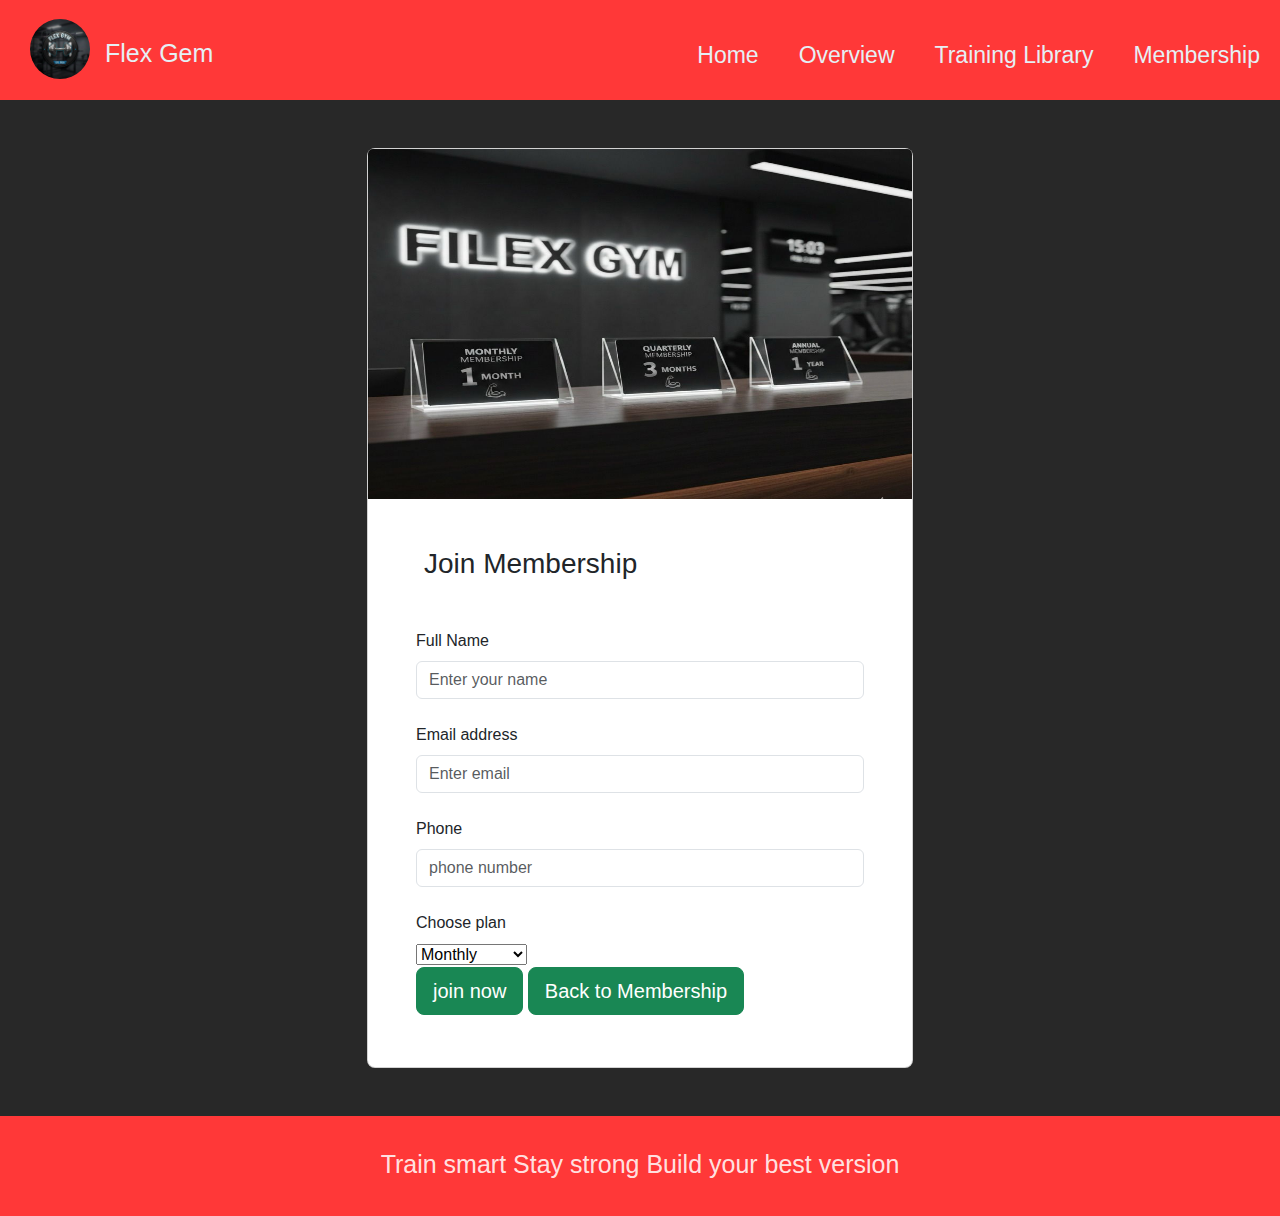
<file: html/register.html>
<!DOCTYPE html>
<html lang="en">
<head>
    <meta charset="UTF-8">
    <meta name="viewport" content="width=device-width, initial-scale=1.0">
    <title>Document</title>
  
    <link href="https://cdn.jsdelivr.net/npm/bootstrap@5.3.2/dist/css/bootstrap.min.css" rel="stylesheet">
     <link rel="stylesheet" href="/css/register.css">
     
</head>
<body>
      <!----------------- header-------------------->
 <div id="header">
        <div>
       <img src="/image/flex.png" alt="logo">
<p>Flex Gem</p>        
</div>
     <ul>
        <li> 
            <a href="/index.html">Home</a>
        </li>
        <li>
            <a href="/html/Overview.html">Overview</a>  
        </li>
          <li>
            <a href="/html/Training.html">Training Library</a>   
         </li>
          <li>
            <a href="/html/member.html">Membership</a>
          </li>
     </ul>
    </div>
<!-- -------------------------main------------------- -->
    <section class="h-100 h-custom" style="background-color: #0b0b0be1;">
  <div class="container py-5 h-100">
    <div class="row d-flex justify-content-center align-items-center h-100">
      <div class="col-lg-8 col-xl-6">
        <div class="card rounded-3">
          <img  height="350px" src="/image/memberrrr.jpeg"
            class="w-100" style="border-top-left-radius: .3rem; border-top-right-radius: .3rem;"
            alt="Sample photo">
          <div class="card-body p-4 p-md-5">
            <h3 class="mb-4 pb-2 pb-md-0 mb-md-5 px-md-2">Join Membership</h3>

            <form id="register">
              <div data-mdb-input-init class="form-outline mb-4">
                <label class="form-label" for="form3Example1q">Full Name</label>
                <input type="text" id="form3Example1q" class="form-control" placeholder="Enter your name" />  
              </div>
             <div data-mdb-input-init class="form-outline mb-4">
                <label class="form-label" for="form3Example1q">Email address</label>
                <input type="text" id="sss" class="form-control" placeholder="Enter email" />
              </div>
              <div data-mdb-input-init class="form-outline mb-4">
                <label class="form-label" for="form3Example1q">Phone</label>
                <input type="text" id="int" class="form-control" placeholder="phone number" />
              </div>
              <div id="mb-4">
              <label class="form-label" for="form3Example1q">Choose plan</label>
               <br>
                <select id="sel" data-mdb-select-init>
                  <option value="" disabled>Membership</option>
                  <option value="Monthly">Monthly </option>
                  <option value="3Months">3 Months </option>
                  <option value="yearly"> Yearly</option>
                </select>
              </div>

              

              <button type="submit" data-mdb-button-init data-mdb-ripple-init class="btn btn-success btn-lg mb-1">join now</button>
              <a href="../html/member.html" class="btn btn-success btn-lg mb-1">
  Back to Membership
</a>

            </form>

          </div>
        </div>
      </div>
    </div>
  </div>
</section>

<!--------------------footer-------------------->

     <div id="footer">
        <p>Train smart Stay strong Build your best version   </p>
     </div>
    <script src="/js/register.js"></script>
<script src="https://cdn.jsdelivr.net/npm/bootstrap@5.3.2/dist/js/bootstrap.bundle.min.js"></script>

  
</body>
</html>
</file>
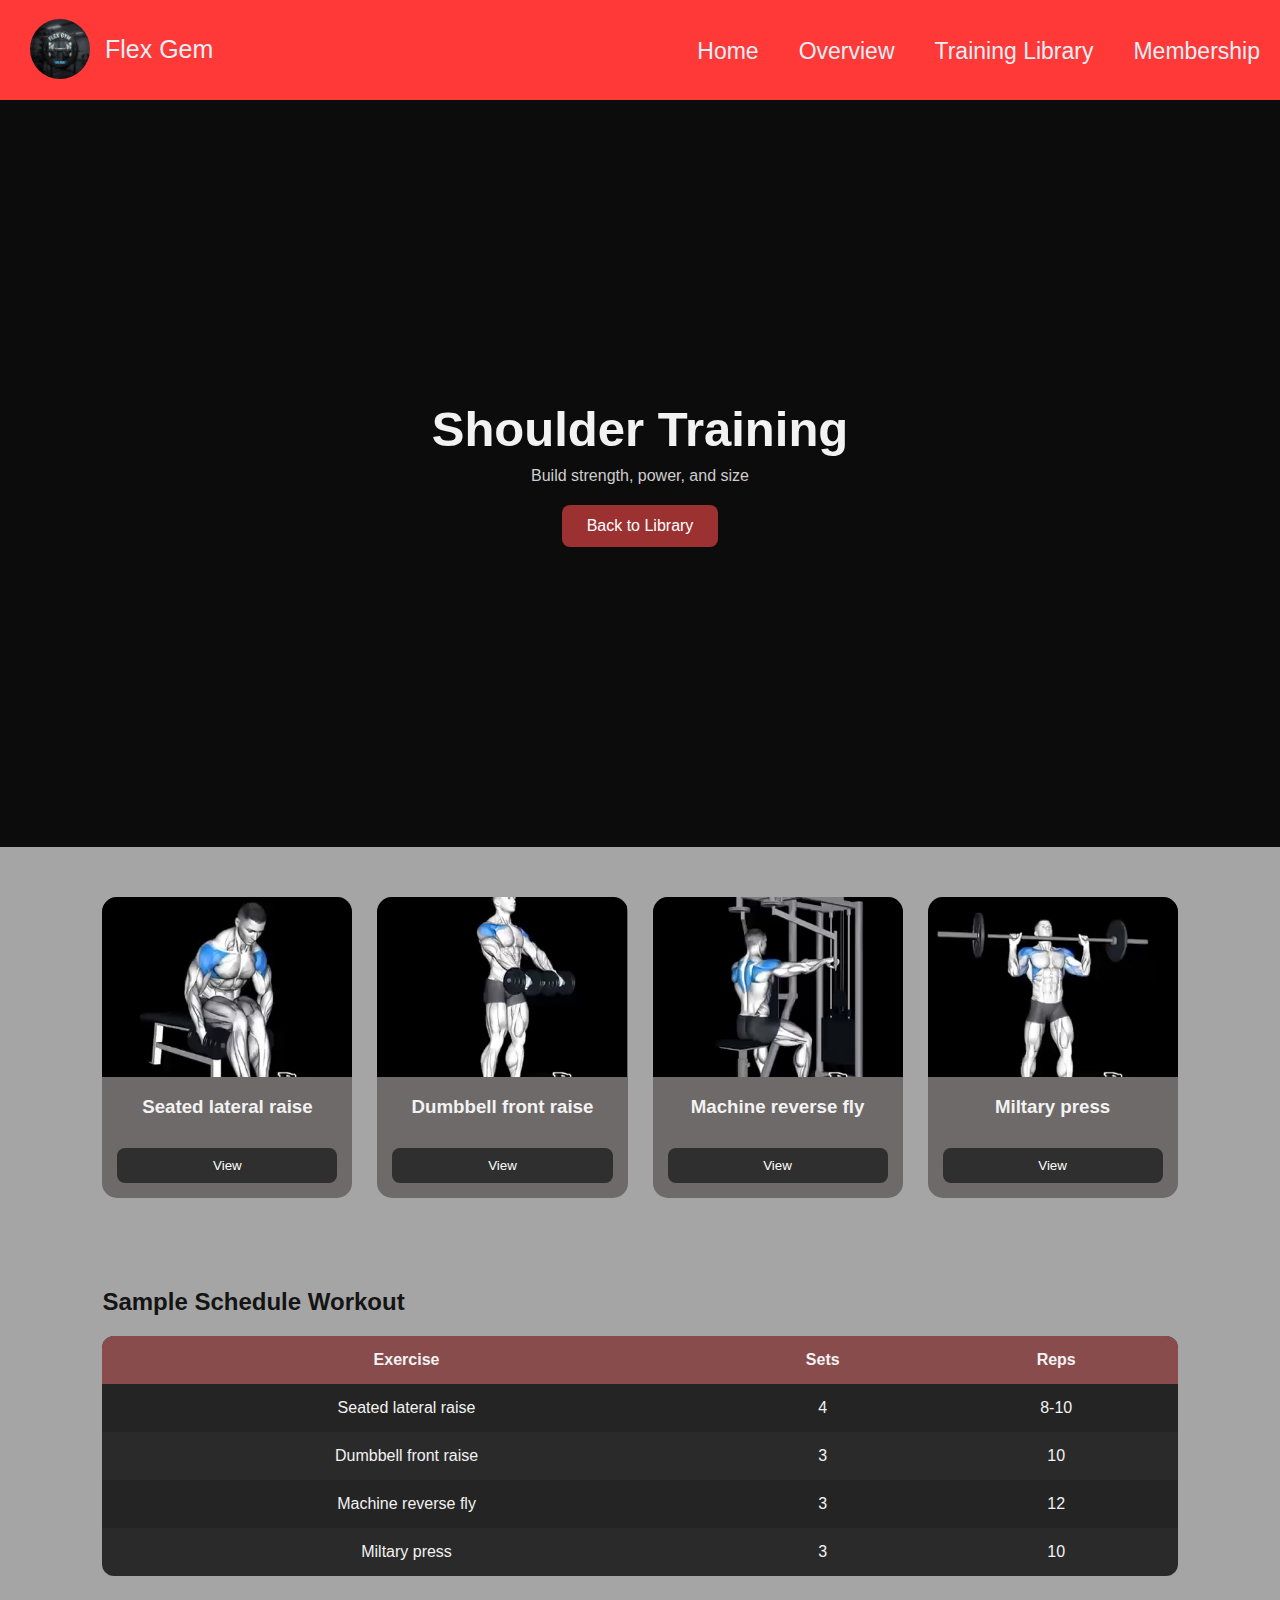
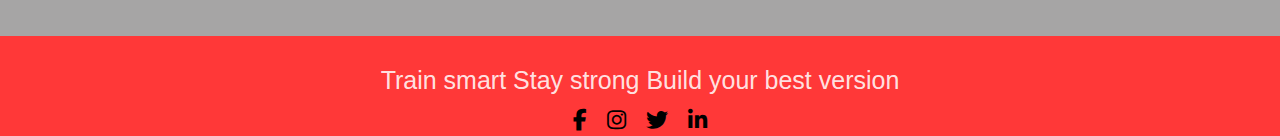
<file: html/shoulder.html>
<!DOCTYPE html>
<html lang="en">
<head>
    <meta charset="UTF-8">
    <meta name="viewport" content="width=device-width, initial-scale=1.0">
    <title>chest Training</title>
    <link rel="stylesheet" href="/css/chest.css">
    <link href="https://cdnjs.cloudflare.com/ajax/libs/font-awesome/6.5.1/css/all.min.css" rel="stylesheet">
</head>
<body>
 <!----------------- header-------------------->
 <div id="header">
        <div>
       <img src="/image/flex.png" alt="logo">
<p>Flex Gem</p>        
</div>
     <ul>
        <li> 
            <a href="/index.html">Home</a>
        </li>
        <li>
            <a href="/html/Overview.html">Overview</a>  
        </li>
          <li>
            <a href="/html/Training.html">Training Library</a>   
         </li>
          <li>
            <a href="/html/member.html">Membership</a>
          </li>
     </ul>
    </div>

<!-- Hero -->
<div class="hero">
  <h1>Shoulder Training</h1>
  <p>Build strength, power, and size</p>
  <a href="/html/Training.html" class="btn">Back to Library</a>
</div>
<div class="exercises">
  <div class="cards">
    <div class="card">
     <video src="/video/shoulder1.mp4" ></video>
      <h3>Seated lateral raise</h3>
      <a href="/video/shoulder2.mp4">
      <button>View</button>
      </a>
    </div>
    <div class="card">
      <video src="/video/shoulder2.mp4" ></video>
      <h3>Dumbbell front raise</h3>
      <a href="/video/shoulder2.mp4">
      <button>View</button>
      </a>
    </div>
    <div class="card">
      <video src="/video/shoulder3.mp4"></video>
      <h3>Machine reverse fly</h3>
      <a href="/video/shoulder3.mp4">
      <button>View</button>
      </a>
    </div>
     <div class="card">
     <video src="/video/shoulder4.mp4"></video>
      <h3>Miltary press</h3>
      <a href="/video/shoulder4.mp4">
      <button>View</button>
      </a>
    </div>
  </div>  
  </div>
<div class="workout">
  <h2>Sample Schedule Workout</h2>
  <table>
    <tr>
      <th>Exercise</th>
      <th>Sets</th>
      <th>Reps</th>
    </tr>
    <tr>
      <td>Seated lateral raise</td>
      <td>4</td>
      <td>8-10</td>
    </tr>
    <tr>
      <td>Dumbbell front raise</td>
      <td>3</td>
      <td>10</td>
    </tr>
    <tr>
      <td>Machine reverse fly</td>
      <td>3</td>
      <td>12</td>
    </tr>
    <tr>
      <td>Miltary press</td>
      <td>3</td>
      <td>10</td>
    </tr>
  </table>
</div>
<!--------------------footer-------------------->
     <div id="footer">
        <p>Train smart Stay strong Build your best version   </p>
      <div id="icons">
         <a href="#"><i class="fab fa-facebook-f"></i></a>
            <a href="#" ><i class="fab fa-instagram"></i></a>
            <a href="#"><i class="fab fa-twitter"></i></a>
            <a  href="#"><i  class="fab fa-linkedin-in" ></i></a>
      </div>
     </div>
</body>
</html>
</file>
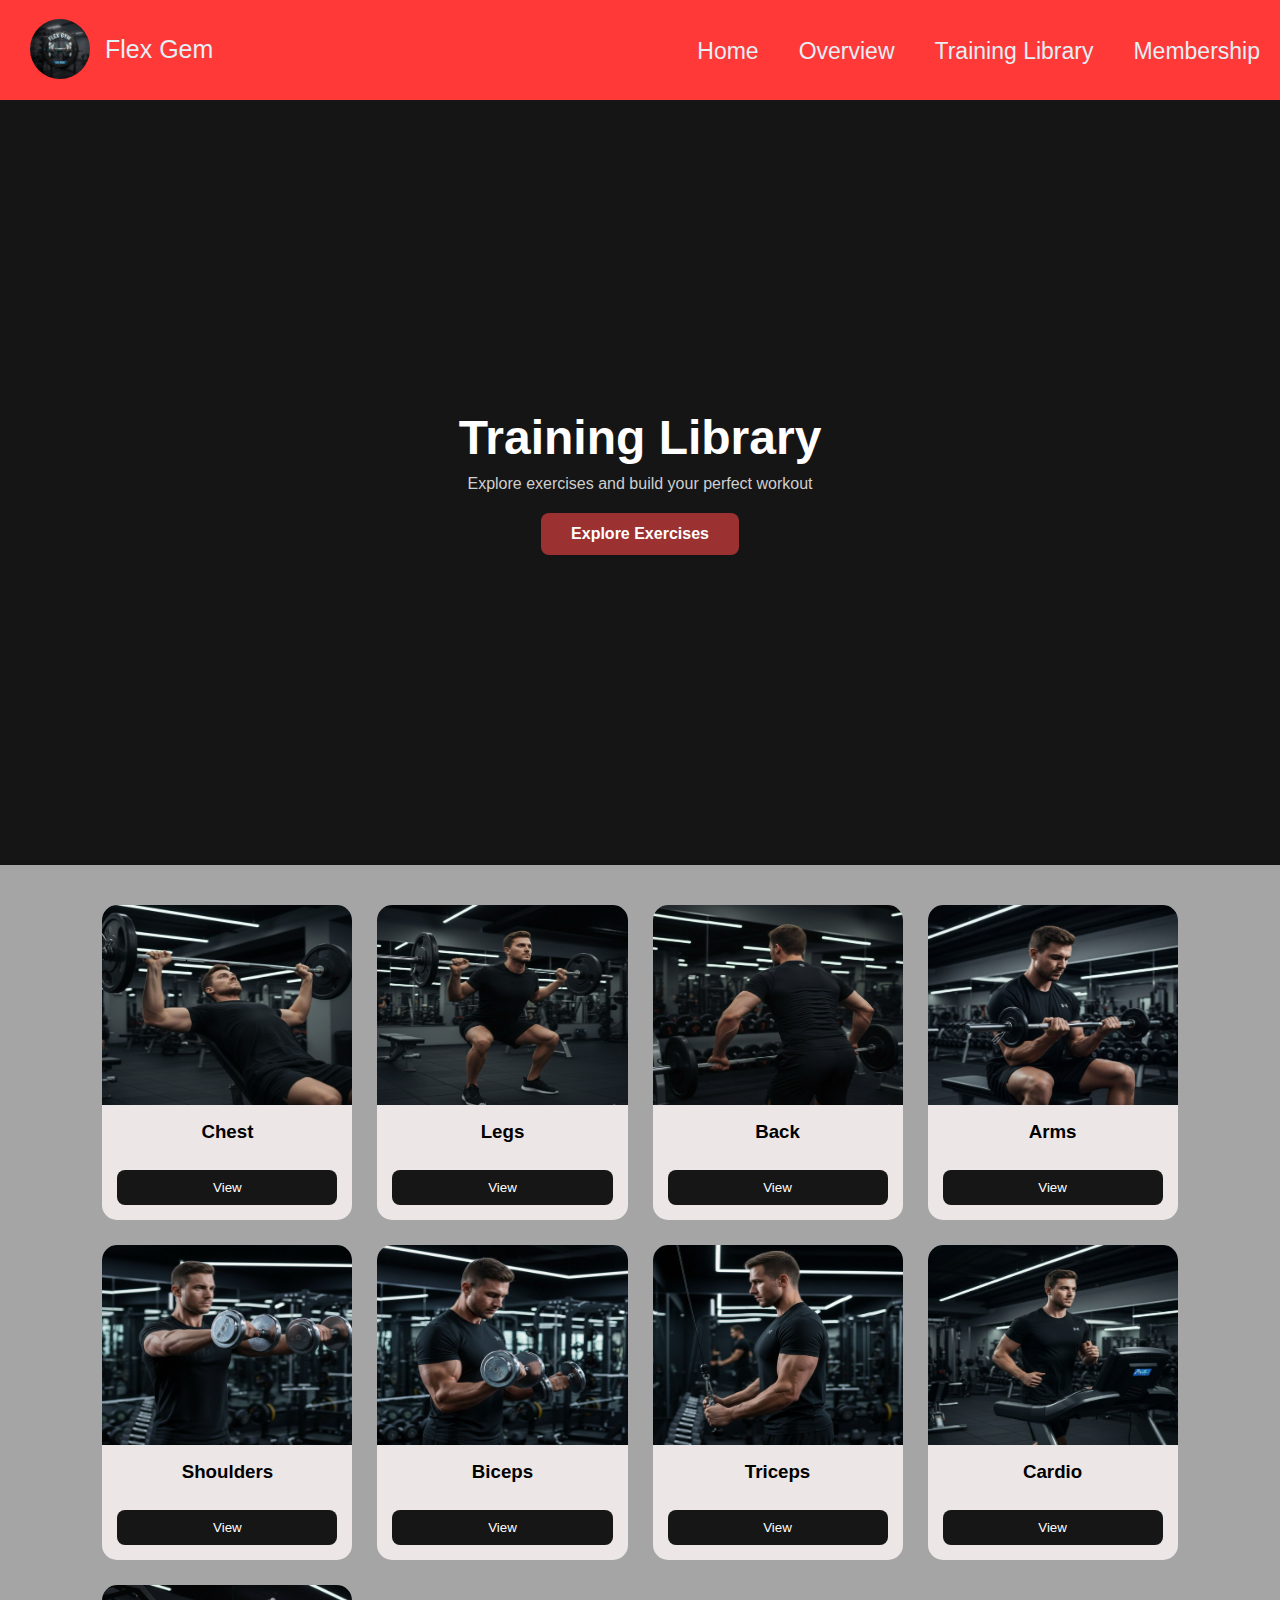
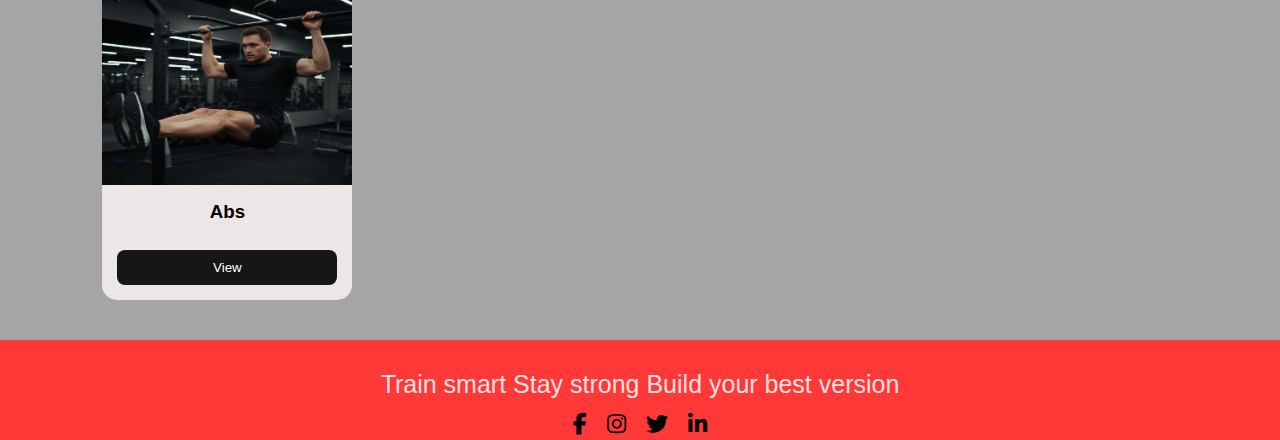
<file: html/Training.html>
<!DOCTYPE html>
<html lang="en">
<head>
    <meta charset="UTF-8">
    <meta name="viewport" content="width=device-width, initial-scale=1.0">
    <title>traning</title>
    <link rel="stylesheet" href="/css/traning.css">
     <link href="https://cdnjs.cloudflare.com/ajax/libs/font-awesome/6.5.1/css/all.min.css" rel="stylesheet">
</head>
<body>
    <!----------------- header-------------------->
 <div id="header">
        <div>
       <img src="/image/flex.png" alt="logo">
<p>Flex Gem</p>        
</div>
     <ul>
        <li> 
            <a href="/index.html">Home</a>
        </li>
        <li>
            <a href="/html/Overview.html">Overview</a>  
        </li>
          <li>
            <a href="/html/Training.html">Training Library</a>   
         </li>
          <li>
            <a href="/html/member.html">Membership</a>
          </li>
     </ul>
    </div>
    <!-- -----------------main------------------ -->
  <div class="hero">
    <h1>Training Library</h1>
    <p>Explore exercises and build your perfect workout</p>
    <a href="#library" class="btn">Explore Exercises</a>
  </div>
    <div id="library" >
    <div class="card">
      <img src="/image/backchest.jpeg" alt="">
      <h3>Chest</h3>
      <a href="/html/chest.html">
      <button>View</button>
      </a>
    </div>
    <div class="card">
      <img src="/image/backlegs.jpeg" alt="">
      <h3>Legs</h3>
     <a href="/html/legs.html">
      <button>View</button>  
      </a>
    </div>
    <div class="card">
      <img src="/image/backkkkkk.jpeg" alt="">
      <h3>Back</h3>
      <a href="/html/back.html">
      <button>View</button>
      </a>
    </div>
    <div class="card">
      <img src="/image/backarms.jpeg" alt="">
      <h3>Arms</h3>
      <a href="/html/arms.html">
      <button>View</button>
      </a>
    </div>
    <div class="card">
      <img src="/image/backshoulder.jpeg" alt="">
      <h3>Shoulders</h3>
        <a href="/html/shoulder.html">
      <button>View</button>
      </a> 
    </div>
    <div class="card">
      <img src="/image/backkbuy.jpeg" alt="">
      <h3>Biceps</h3>
      <a href="/html/biceps.html">
      <button>View</button>  
      </a>
    </div>
    <div class="card">
      <img src="/image/backtry.jpeg" alt="">
      <h3>Triceps</h3>
       <a href="/html/tri.html">
      <button>View</button>  
      </a>
    </div>
     <div class="card">
      <img src="/image/backcardio.jpeg" alt="">
      <h3>Cardio</h3>
       <a href="/html/cardio.html">
      <button>View</button>  
      </a>
    </div>
     <div class="card">
      <img src="/image/backabs.jpeg" alt="">
      <h3>Abs</h3>
        <a href="/html/abs.html">
      <button>View</button>  
      </a>
    </div>
     </div>
     <!--------------------footer-------------------->
     <div id="footer">
        <p>Train smart Stay strong Build your best version</p>
      <div id="icons">
         <a href="#"><i class="fab fa-facebook-f"></i></a>
            <a href="#" ><i class="fab fa-instagram"></i></a>
            <a href="#"><i class="fab fa-twitter"></i></a>
            <a  href="#"><i  class="fab fa-linkedin-in" ></i></a>
      </div>
     </div>
</body>
</html>
</file>
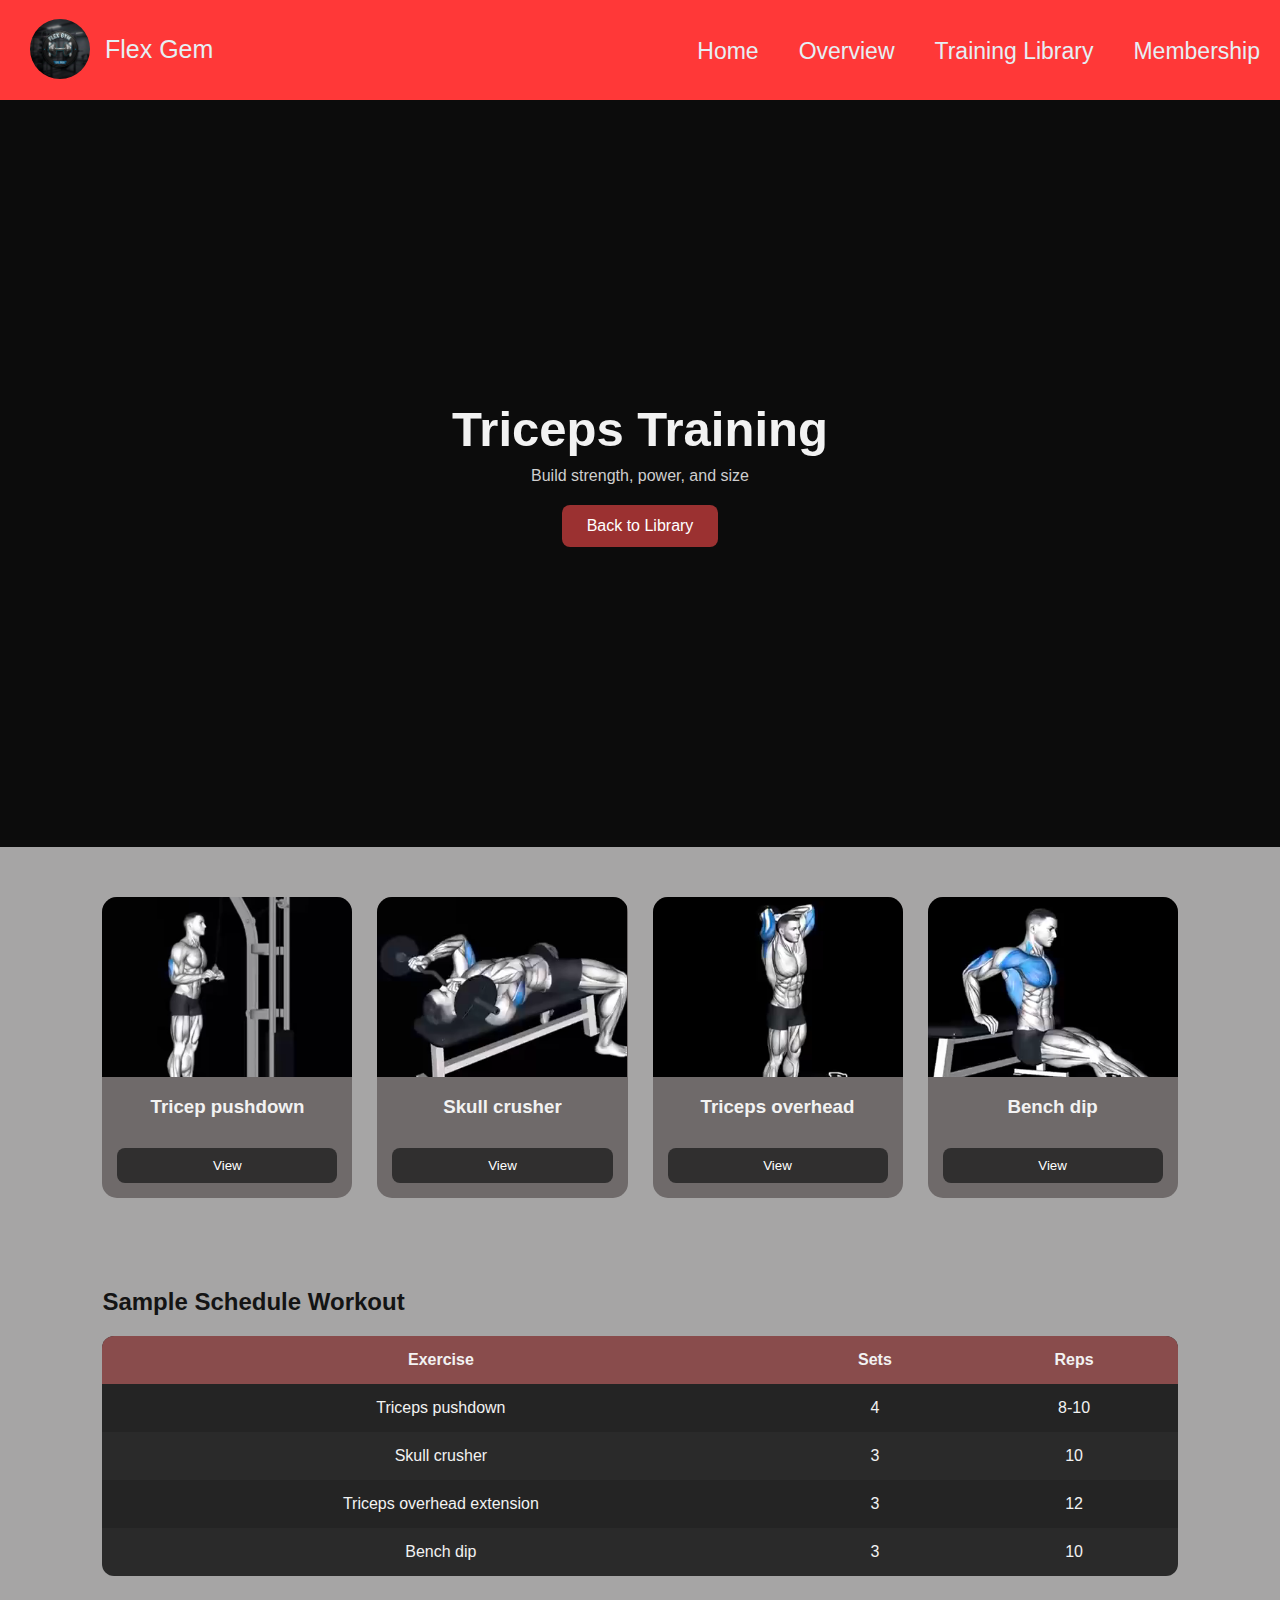
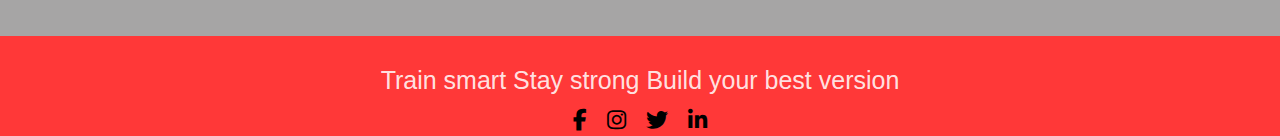
<file: html/tri.html>
<!DOCTYPE html>
<html lang="en">
<head>
    <meta charset="UTF-8">
    <meta name="viewport" content="width=device-width, initial-scale=1.0">
    <title>chest Training</title>
    <link rel="stylesheet" href="/css/chest.css">
    <link href="https://cdnjs.cloudflare.com/ajax/libs/font-awesome/6.5.1/css/all.min.css" rel="stylesheet">
</head>
<body>
 <!----------------- header-------------------->
 <div id="header">
        <div>
       <img src="/image/flex.png" alt="logo">
<p>Flex Gem</p>        
</div>
     <ul>
        <li> 
            <a href="/index.html">Home</a>
        </li>
        <li>
            <a href="/html/Overview.html">Overview</a>  
        </li>
          <li>
            <a href="/html/Training.html">Training Library</a>   
         </li>
          <li>
            <a href="/html/member.html">Membership</a>
          </li>
     </ul>
    </div>

<!-- Hero -->
<div class="hero">
  <h1>Triceps Training</h1>
  <p>Build strength, power, and size</p>
  <a href="/html/Training.html" class="btn">Back to Library</a>
</div>
<div class="exercises">
  <div class="cards">
    <div class="card">
     <video src="/video/tri1.mp4" ></video>
      <h3>Tricep pushdown</h3>
      <a href="/video/tri1.mp4">
      <button>View</button>
      </a>
    </div>
    <div class="card">
      <video src="/video/tri2.mp4" ></video>
      <h3>Skull crusher</h3>
      <a href="/video/tri2.mp4">
      <button>View</button>
      </a>
    </div>
    <div class="card">
      <video src="/video/tri3.mp4"></video>
      <h3>Triceps overhead </h3>
      <a href="/video/tri3.mp4">
      <button>View</button>
      </a>
    </div>
     <div class="card">
     <video src="/video/tri4.mp4"></video>
      <h3>Bench dip</h3>
      <a href="/video/tri4.mp4">
      <button>View</button>
      </a>
    </div>
  </div>  
  </div>
<div class="workout">
  <h2>Sample Schedule Workout</h2>
  <table>
    <tr>
      <th>Exercise</th>
      <th>Sets</th>
      <th>Reps</th>
    </tr>
    <tr>
      <td>Triceps pushdown</td>
      <td>4</td>
      <td>8-10</td>
    </tr>
    <tr>
      <td>Skull crusher</td>
      <td>3</td>
      <td>10</td>
    </tr>
    <tr>
      <td>Triceps overhead extension</td>
      <td>3</td>
      <td>12</td>
    </tr>
    <tr>
      <td>Bench dip</td>
      <td>3</td>
      <td>10</td>
    </tr>
  </table>
</div>
<!--------------------footer-------------------->
     <div id="footer">
        <p>Train smart Stay strong Build your best version   </p>
      <div id="icons">
         <a href="#"><i class="fab fa-facebook-f"></i></a>
            <a href="#" ><i class="fab fa-instagram"></i></a>
            <a href="#"><i class="fab fa-twitter"></i></a>
            <a  href="#"><i  class="fab fa-linkedin-in" ></i></a>
      </div>
     </div>
</body>
</html>
</file>
<file: css/style.css>
*{
    margin: 0px;
    padding: 0px;
    box-sizing: border-box;
}
/* ---------------------header--------------------- */
#header{
display:flex;
background-color: #ff0000c7;
justify-content: space-between;
height: 100px;
}
#header img{
width: 60px;
border-radius: 50%;
margin-left: 30px;
margin-top: 19px;
}
#header p{
 text-decoration: none;
 margin-left: 15px;
 font-size: 25px;
 color:rgb(230, 239, 244);
 font-style:inherit;
 float: right;
 margin-top: 35px;
}
#header ul{
list-style: none;
display: flex;
margin-top: 38px;
}
#header ul a{
text-decoration: none;
padding: 5px;
font-size: 23px;
 color:rgb(230, 239, 244);
margin: 15px;
font-style: normal;
font-weight:500;
}
#header ul a:hover{
 color: rgb(0, 255, 213);
}
/* -----------------main---------------- */
#main{
    width: 100%;
}
#photo {
    position: relative; 
    width: 100%;
    height: 500px;
    overflow: hidden;
    background-color: black; 
}
#photo img {
    width: 100%;
    height: 100%;
    object-fit: cover; 
    opacity: 0.6; 
}
#write {
    position: absolute;
    top: 44%; 
    left: 50%; 
    transform: translate(-50%, -50%); 
    text-align: center;
    color: #f5f5f5c3;
    width: 100%;
}
#write h1 {
    font-size: 3rem;
    text-shadow: 2px 2px 10px rgba(0,0,0,0.8);
    color: #ffffffe2;
}
#write p{
    margin-top: 0.5%;
    font-size: 18px;
    font-weight: 500;
}
#write button{
   margin-top: 1%;
    padding: 14px;
    border-radius: 50px;
    background-color: #f85f5fc7;
    font-size: 15px;
    font-family: 'Franklin Gothic Medium', 'Arial Narrow', Arial, sans-serif;
    color: #ffffffb3;
}
#write button:hover{
    background-color: #b43c3c;;
}
#main{
    background-color: #2c2b2b6c;
   height: 100% auto;
}
 #why  h2{
margin-top: 2%;
text-align: center;
color: rgb(97, 15, 15);
font-size: 40px;
}
#why p{
    margin-top: 2%;
    text-align: center;
    font-size: 30px;
    line-height: 40px;
}
/* photo1 */
#whyph{
   display: flex;
  align-items: center;
  justify-content: space-between;
}
#whyph img{
    width: 30%;
    border-radius: 9%;
    margin-top: 10%;
    margin-left: 9%;
}
#whyph p{
  background: #111;
  color: #fff;
  padding: 30px;
  border-radius: 15px;
  box-shadow: 0 10px 25px rgba(0, 0, 0, 0.4);
  font-size: 20px;
  margin-top: 10%;
  margin-right:9% ;
}
/* photo2 */
#why2{
   display: flex;
  align-items: center;
  justify-content: space-between;
}
#why2 img{
    width: 30%;
    border-radius: 9%;
    margin-top: 10%;
    margin-right: 12%; 
}
#why2 p{
  background: #111;
  color: #fff;
  padding: 30px;
  border-radius: 15px;
  box-shadow: 0 10px 25px rgba(0, 0, 0, 0.4);
  font-size: 20px;
  margin-top: 10%;
  margin-left:7% ;
}
/* photo3 */
 #why3{
   display: flex;
  align-items: center;
  justify-content: space-between;
}
#why3 img{
    width: 30%;
    border-radius: 9%;
    margin-top: 7%;
    margin-left: 10%;
}
#why3 p{
  background: #111;
  color: #fff;
  padding: 30px;
  border-radius: 15px;
  box-shadow: 0 10px 25px rgba(0, 0, 0, 0.4);
  font-size: 20px;
  margin-top: 10%;
  margin-right:7% ;
}
/* photo4 */
#why4{
   display: flex;
  align-items: center;
  justify-content: space-between;
}
#why4 img{
    width: 30%;
    border-radius: 9%;
    margin-top: 8%;
    margin-right: 9%;
}
#why4 p{
  background: #111;
  color: #fff;
  padding: 30px;
  border-radius: 15px;
  box-shadow: 0 10px 25px rgba(0, 0, 0, 0.4);
  font-size: 20px;
  margin-top: 10%;
  margin-left:9% ;
}
/* ----------table--------- */
.table  {
     text-align: center;
     border-radius: 15px;
     width: 80%;
     margin: 40px auto;
     background: #111;
     color: #fff;
     border-collapse: collapse;
     font-family: Arial, sans-serif;
}
.table thead {
  background: #f03535c7;
}
.table th {
  padding: 16px;
  font-size: 16px;
  text-transform: uppercase;
  letter-spacing: 1px;
  border-bottom: 1px solid #222;
}
.table td {
  padding: 14px;
  border-bottom: 1px solid #4f4d4d;
  font-size: 15px;
}
.table tbody tr:hover {
  background: #782929;
  transition: 0.3s;
}
/* -------------------footer---------------- */
#footer{
    background-color: #ff0000c7;
    height: 100px;
}
#footer p{
 text-align: center;
 font-size: 25px;
padding-top: 30px;
color: #ffffffde;
}
#icons{
    display: flex;
    justify-content: center; 
    align-items: center;
    gap: 20px; 
}
#icons a{
 font-size: 22px; 
  margin-top: 1%;
  color: inherit;
}
@media (max-width: 900px) {

  /* ---------- header ---------- */
  #header {
    flex-direction: column;
    height: auto;
    align-items: center;
    padding: 10px 0;
  }

  #header img {
    margin: 10px 0;
  }

  #header p {
    margin: 5px 0;
    float: none;
    text-align: center;
  }

  #header ul {
    flex-wrap: wrap;
    justify-content: center;
    margin: 10px 0;
  }

  #header ul a {
    font-size: 18px;
    margin: 8px;
  }

  /* ---------- hero section ---------- */
  #photo {
    height: 350px;
  }

  #write h1 {
    font-size: 2.2rem;
  }

  #write p {
    font-size: 16px;
  }

  #write button {
    padding: 12px 20px;
    font-size: 14px;
  }

  /* ---------- why sections ---------- */
  #why p {
    font-size: 22px;
    padding: 0 15px;
  }

  #whyph,
  #why2,
  #why3,
  #why4 {
    flex-direction: column;
    text-align: center;
  }

  #whyph img,
  #why2 img,
  #why3 img,
  #why4 img {
    width: 80%;
    margin: 30px auto 10px;
  }

  #whyph p,
  #why2 p,
  #why3 p,
  #why4 p {
    width: 85%;
    margin: 15px auto;
    font-size: 18px;
  }

  /* ---------- table ---------- */
  .table {
    width: 95%;
    font-size: 14px;
  }

  .table th,
  .table td {
    padding: 10px;
  }

  /* ---------- footer ---------- */
  #footer {
    height: auto;
    padding: 20px 0;
  }

  #footer p {
    font-size: 20px;
    padding-top: 10px;
  }

  #icons a {
    font-size: 20px;
  }
}
@media (max-width: 600px) {

  /* ---------- header ---------- */
  #header {
    flex-direction: column;
    align-items: center;
    height: auto;
    padding: 10px 0;
  }

  #header img {
    width: 50px;
    margin: 10px 0;
  }

  #header p {
    font-size: 20px;
    margin: 5px 0;
    float: none;
    text-align: center;
  }

  #header ul {
    flex-direction: column;
    align-items: center;
    margin: 10px 0;
  }

  #header ul a {
    font-size: 18px;
    margin: 6px 0;
  }

  /* ---------- hero ---------- */
  #photo {
    height: 280px;
  }

  #write {
    top: 50%;
    padding: 0 10px;
  }

  #write h1 {
    font-size: 1.8rem;
  }

  #write p {
    font-size: 15px;
  }

  #write button {
    padding: 10px 18px;
    font-size: 14px;
  }

  /* ---------- why section ---------- */
  #why h2 {
    font-size: 30px;
  }

  #why p {
    font-size: 18px;
    line-height: 30px;
    padding: 0 12px;
  }

  #whyph,
  #why2,
  #why3,
  #why4 {
    flex-direction: column;
  }

  #whyph img,
  #why2 img,
  #why3 img,
  #why4 img {
    width: 90%;
    margin: 25px auto 10px;
  }

  #whyph p,
  #why2 p,
  #why3 p,
  #why4 p {
    width: 90%;
    font-size: 16px;
    margin: 10px auto;
    padding: 20px;
  }

  /* ---------- table ---------- */
  .table {
    width: 100%;
    font-size: 13px;
    overflow-x: auto;
    display: block;
  }

  .table th,
  .table td {
    padding: 8px;
  }

  /* ---------- footer ---------- */
  #footer p {
    font-size: 18px;
  }

  #icons {
    gap: 15px;
  }

  #icons a {
    font-size: 18px;
  }
}
@media (max-width: 1024px) {

  /* ---------- header ---------- */
  #header {
    padding: 0 20px;
    height: auto;
  }

  #header img {
    width: 55px;
    margin-left: 10px;
  }

  #header p {
    font-size: 22px;
    margin-top: 32px;
  }

  #header ul a {
    font-size: 20px;
    margin: 10px;
  }

  /* ---------- hero ---------- */
  #photo {
    height: 420px;
  }

  #write h1 {
    font-size: 2.5rem;
  }

  #write p {
    font-size: 17px;
  }

  /* ---------- why section ---------- */
  #why h2 {
    font-size: 36px;
  }

  #why p {
    font-size: 24px;
    padding: 0 40px;
  }

  #whyph img,
  #why2 img,
  #why3 img,
  #why4 img {
    width: 40%;
  }

  #whyph p,
  #why2 p,
  #why3 p,
  #why4 p {
    font-size: 18px;
    padding: 25px;
  }

  /* ---------- table ---------- */
  .table {
    width: 90%;
    font-size: 15px;
  }

  /* ---------- footer ---------- */
  #footer p {
    font-size: 22px;
  }

  #icons a {
    font-size: 20px;
  }
}
</file>
<file: css/chest.css>
*{
    margin: 0px;
    padding: 0px;
    box-sizing: border-box;
    font-family: Arial, sans-serif;
}
/* ---------------------header--------------------- */
#header{
display:flex;
background-color: #ff0000c7;
justify-content: space-between;
height: 100px;
}
#header img{
width: 60px;
border-radius: 50%;
margin-left: 30px;
margin-top: 19px;
}
#header p{
 text-decoration: none;
 margin-left: 15px;
 font-size: 25px;
 color:rgb(230, 239, 244);
 font-style:inherit;
 float: right;
 margin-top: 35px;
}
#header ul{
list-style: none;
display: flex;
margin-top: 38px;
}
#header ul a{
text-decoration: none;
padding: 5px;
font-size: 23px;
 color:rgb(230, 239, 244);
margin: 15px;
font-style: normal;
font-weight:500;
}
#header ul a:hover{
 color: rgb(0, 255, 213);
}
.hero {
  height: 83vh;
 background-color: #0c0c0c;
  display: flex;
  flex-direction: column;
  justify-content: center;
  align-items: center;
  text-align: center;
}
.hero h1 {
  font-size: 49px;
   color: #f2f2f2;
}
.hero p {
  color: #cfcfcf;
  margin: 10px 0 20px;
}

.btn {
  background-color: #9b3131;
  color: #fff;
  padding: 12px 25px;
  text-decoration: none;
  border-radius: 8px;
  transition: 0.3s;
}
.btn:hover {
  background-color: #b43c3c;
}
.exercises {
  padding: 50px 8%;
  background-color: #2c2b2b6c;
}
.exercises h2 {
  margin: 30px 0 15px;
  color: #f5f5f5;
}
.cards {
  display: grid;
  grid-template-columns: repeat(auto-fit, minmax(240px, 1fr));
  gap: 25px;
  color: #f2f2f2;
  text-align: center;
}
.card {
  background-color: #6f6a6a;
  border-radius: 15px;
  overflow: hidden;
  transition: 0.3s;
}
.card:hover {
  transform: translateY(-8px);
}
.card video {
  width: 100%;
  height: 180px;
  object-fit: cover;
}
.card h3 {
  padding: 15px;
}
.card p {
  padding: 0 15px;
  color: #f7f0f0;
}
.card button {
  margin: 15px;
  width: calc(100% - 30px);
  padding: 10px;
  border: none;
  border-radius: 8px;
  background-color: #302f2f;
  color: #fff;
  cursor: pointer;
}
.card button:hover {
  background-color: #b43c3c;
}
.workout {
  padding: 40px 8% 60px;
  background-color: #2c2b2b6c;
}
.workout h2 {
  margin-bottom: 20px;
  color: #141414;
}
table {
  width: 100%;
  border-collapse: collapse;
  background-color: #2a2a2a;
  border-radius: 12px;
  overflow: hidden;
}
th, td {
  padding: 15px;
  text-align: center;
  color: #f2f2f2;
}
th {
  background-color: #894c4c;
}
tr:nth-child(even) {
  background-color: #242424;
}
/* -------------------footer---------------- */
#footer{
    background-color: #ff0000c7;
    height: 100px;
}
#footer p{
 text-align: center;
 font-size: 25px;
padding-top: 30px;
color: #ffffffde;
}
#icons{
    display: flex;
    justify-content: center; 
    align-items: center;
    gap: 20px; 
}
#icons a{
 font-size: 22px; 
  margin-top: 1%;
  color: inherit;
}
</file>
<file: css/member.css>
*{
    margin: 0px;
    padding: 0px;
    box-sizing: border-box;
    font-family: Arial, sans-serif;
}
/* ---------------------header--------------------- */
#header{
display:flex;
background-color: #ff0000c7;
justify-content: space-between;
height: 100px;
}
#header img{
width: 60px;
border-radius: 50%;
margin-left: 30px;
margin-top: 19px;
}
#header p{
 text-decoration: none;
 margin-left: 15px;
 font-size: 25px;
 color:rgb(230, 239, 244);
 font-style:inherit;
 float: right;
 margin-top: 35px;
}
#header ul{
list-style: none;
display: flex;
margin-top: 38px;
}
#header ul a{
text-decoration: none;
padding: 5px;
font-size: 23px;
 color:rgb(230, 239, 244);
margin: 15px;
font-style: normal;
font-weight:500;
}
#header ul a:hover{
 color: rgb(0, 255, 213);
}
/* -------------------main------------------ */
.membership {
  padding: 60px 8%;
    background-color: #1c1c1cf1;
  color: #f2f2f2;
}
.header {
  text-align: center;
  margin-bottom: 50px;
}
.header h1 {
  font-size: 42px;
  margin-bottom: 10px;
}
.header p {
  color: #cfcfcf;
}
.plans {
  display: grid;
  grid-template-columns: repeat(auto-fit, minmax(260px, 1fr));
  gap: 30px;
}
.plan {
  background-color: #212020;
  padding: 35px 25px;
  border-radius: 18px;
  text-align: center;
  position: relative;
  transition: 0.3s;
}
.plan:hover {
  transform: translateY(-10px);
}
.plan h2 {
  margin-bottom: 15px;
}
.price {
  font-size: 40px;
  font-weight: bold;
  color: #9b3131;
  margin-bottom: 20px;
}
.plan ul {
  list-style: none;
  margin-bottom: 25px;
}
.plan ul li {
  margin: 10px 0;
  color: #cfcfcf;
}
.plan button {
  width: 100%;
  padding: 12px;
  border: none;
  border-radius: 10px;
  background-color: #9b3131;
  color: #fff;
  font-size: 16px;
  cursor: pointer;
  transition: 0.3s;
}
.plan button:hover {
  background-color: #b43c3c;
}
.popular {
  border: 2px solid #9b3131;
  transform: scale(1.05);
}
/* -------------------footer---------------- */
#footer{
    background-color: #ff0000c7;
    height: 100px;
}
#footer p{
 text-align: center;
 font-size: 25px;
padding-top: 30px;
color: #ffffffde;
}
#icons{
    display: flex;
    justify-content: center; 
    align-items: center;
    gap: 20px; 
}
#icons a{
 font-size: 22px; 
  margin-top: 1%;
  color: inherit;
}
</file>
<file: css/register.css>
*{
    margin: 0px;
    padding: 0px;
    box-sizing: border-box;
    font-family: Arial, sans-serif;
}
/* ---------------------header--------------------- */
#header{
display:flex;
background-color: #ff0000c7;
justify-content: space-between;
height: 100px;
}
#header img{
width: 60px;
border-radius: 50%;
margin-left: 30px;
margin-top: 19px;
}
#header p{
 text-decoration: none;
 margin-left: 15px;
 font-size: 25px;
 color:rgb(230, 239, 244);
 font-style:inherit;
 float: right;
 margin-top: 35px;
}
#header ul{
list-style: none;
display: flex;
margin-top: 38px;
}
#header ul a{
text-decoration: none;
padding: 5px;
font-size: 23px;
color:rgb(230, 239, 244);
margin: 15px;
font-style: normal;
font-weight:500;
}
#header ul a:hover{
 color: rgb(0, 255, 213);
}
/* -------------------footer---------------- */
#footer{
    background-color: #ff0000c7;
    height: 100px;
}
#footer p{
 text-align: center;
 font-size: 25px;
padding-top: 30px;
color: #ffffffde;
}

@media (max-width: 600px) {

  #header{
    flex-direction: row;
    align-items: center;
    height: 70px;
    padding: 0 10px;
  }

  #header img{
    width: 45px;
    margin: 0;
  }

  #header p{
    margin: 0 10px;
    padding-top: 10px;
    font-size: 18px;
    float: right;
    white-space: nowrap;
  }

  #header ul{
    margin: 0;
    flex: 1;
    display: flex;
    justify-content: flex-end;
  }

  #header ul a{
    font-size: 16px;
    margin: 0 6px;
    padding: 0;
  }
}
</file>
<file: css/traning.css>
*{
    margin: 0px;
    padding: 0px;
    box-sizing: border-box;
    font-family: Arial, sans-serif;
}
/* ---------------------header--------------------- */
#header{
display:flex;
background-color: #ff0000c7;

justify-content: space-between;
height: 100px;

}
#header img{
width: 60px;
border-radius: 50%;
margin-left: 30px;
margin-top: 19px;
}
#header p{
 text-decoration: none;
 margin-left: 15px;
 font-size: 25px;
 color:rgb(230, 239, 244);
 font-style:inherit;
 float: right;
 margin-top: 35px;
}
#header ul{
list-style: none;
display: flex;
margin-top: 38px;
}
#header ul a{
text-decoration: none;
padding: 5px;
font-size: 23px;
color:rgb(230, 239, 244);
margin: 15px;
font-style: normal;
font-weight:500;
}
#header ul a:hover{
 color: rgb(0, 255, 213);
}
/*-----------------------main----------------------  */
.hero {
  height: 85vh;
  background-color: #161515;
  display: flex;
  flex-direction: column;
  justify-content: center;
  align-items: center;
  text-align: center;
}
.hero h1 {
  font-size: 48px;
  margin-bottom: 10px;
  color: #fff;
}
.hero p {
  color: #cfcfcf;
  margin-bottom: 20px;
}
.btn {
  background-color: #9b3131;
  color: #fff;
  padding: 12px 30px;
  text-decoration: none;
  border-radius: 8px;
  font-weight: bold;
  transition: 0.3s;
}
.btn:hover {
  background-color: #b43c3c;
}
#library {
  padding: 40px 8%;
  display: grid;
  grid-template-columns: repeat(auto-fit, minmax(250px, 1fr));
  gap: 25px;
  background-color: #2c2b2b6c;
}
.card {
  background-color: #ece6e6;
  border-radius: 15px;
  overflow: hidden;
  transition: 0.3s;
}
.card:hover {
  transform: translateY(-8px);
}
.card img {
  width: 100%;
  height: 200px;
}
.card h3 {
  padding: 12px;
  text-align: center;
}
.card button {
  margin: 15px;
  width: calc(100% - 30px);
  padding: 10px;
  border: none;
  border-radius: 8px;
  background-color: #171616;
  color: #fff;
  cursor: pointer;
  transition: 0.3s;
}
.card button:hover {
  background-color: #b43c3c;
}
/* -------------------footer---------------- */
#footer{
    background-color: #ff0000c7;
    height: 100px;
}
#footer p{
 text-align: center;
 font-size: 25px;
padding-top: 30px;
color: #ffffffde;
}
#icons{
    display: flex;
    justify-content: center; 
    align-items: center;
    gap: 20px; 
}
#icons a{
 font-size: 22px; 
  margin-top: 1%;
  color: inherit;
}

@media (max-width: 600px) {

  #header{
    flex-direction: row;
    align-items: center;
    height: 70px;
    padding: 0 10px;
  }

  #header img{
    width: 45px;
    margin: 0;
  }

  #header p{
    margin: 0 10px;
    padding-top: 10px;
    font-size: 18px;
    float: right;
    white-space: nowrap;
  }

  #header ul{
    margin: 0;
    flex: 1;
    display: flex;
    justify-content: flex-end;
  }

  #header ul a{
    font-size: 16px;
    margin: 0 6px;
    padding: 0;
  }
}

@media (max-width: 900px) {

  #header{
    flex-direction: row;
    align-items: center;
    height: 70px;
    padding: 0 10px;
  }

  #header img{
    width: 45px;
    margin: 0;
  }

  #header p{
    margin: 0 10px;
    padding-top: 10px;
    font-size: 18px;
    float: right;
    white-space: nowrap;
  }

  #header ul{
    margin: 0;
    flex: 1;
    display: flex;
    justify-content: flex-end;
  }

  #header ul a{
    font-size: 16px;
    margin: 0 6px;
    padding: 0;
  }
}
</file>
